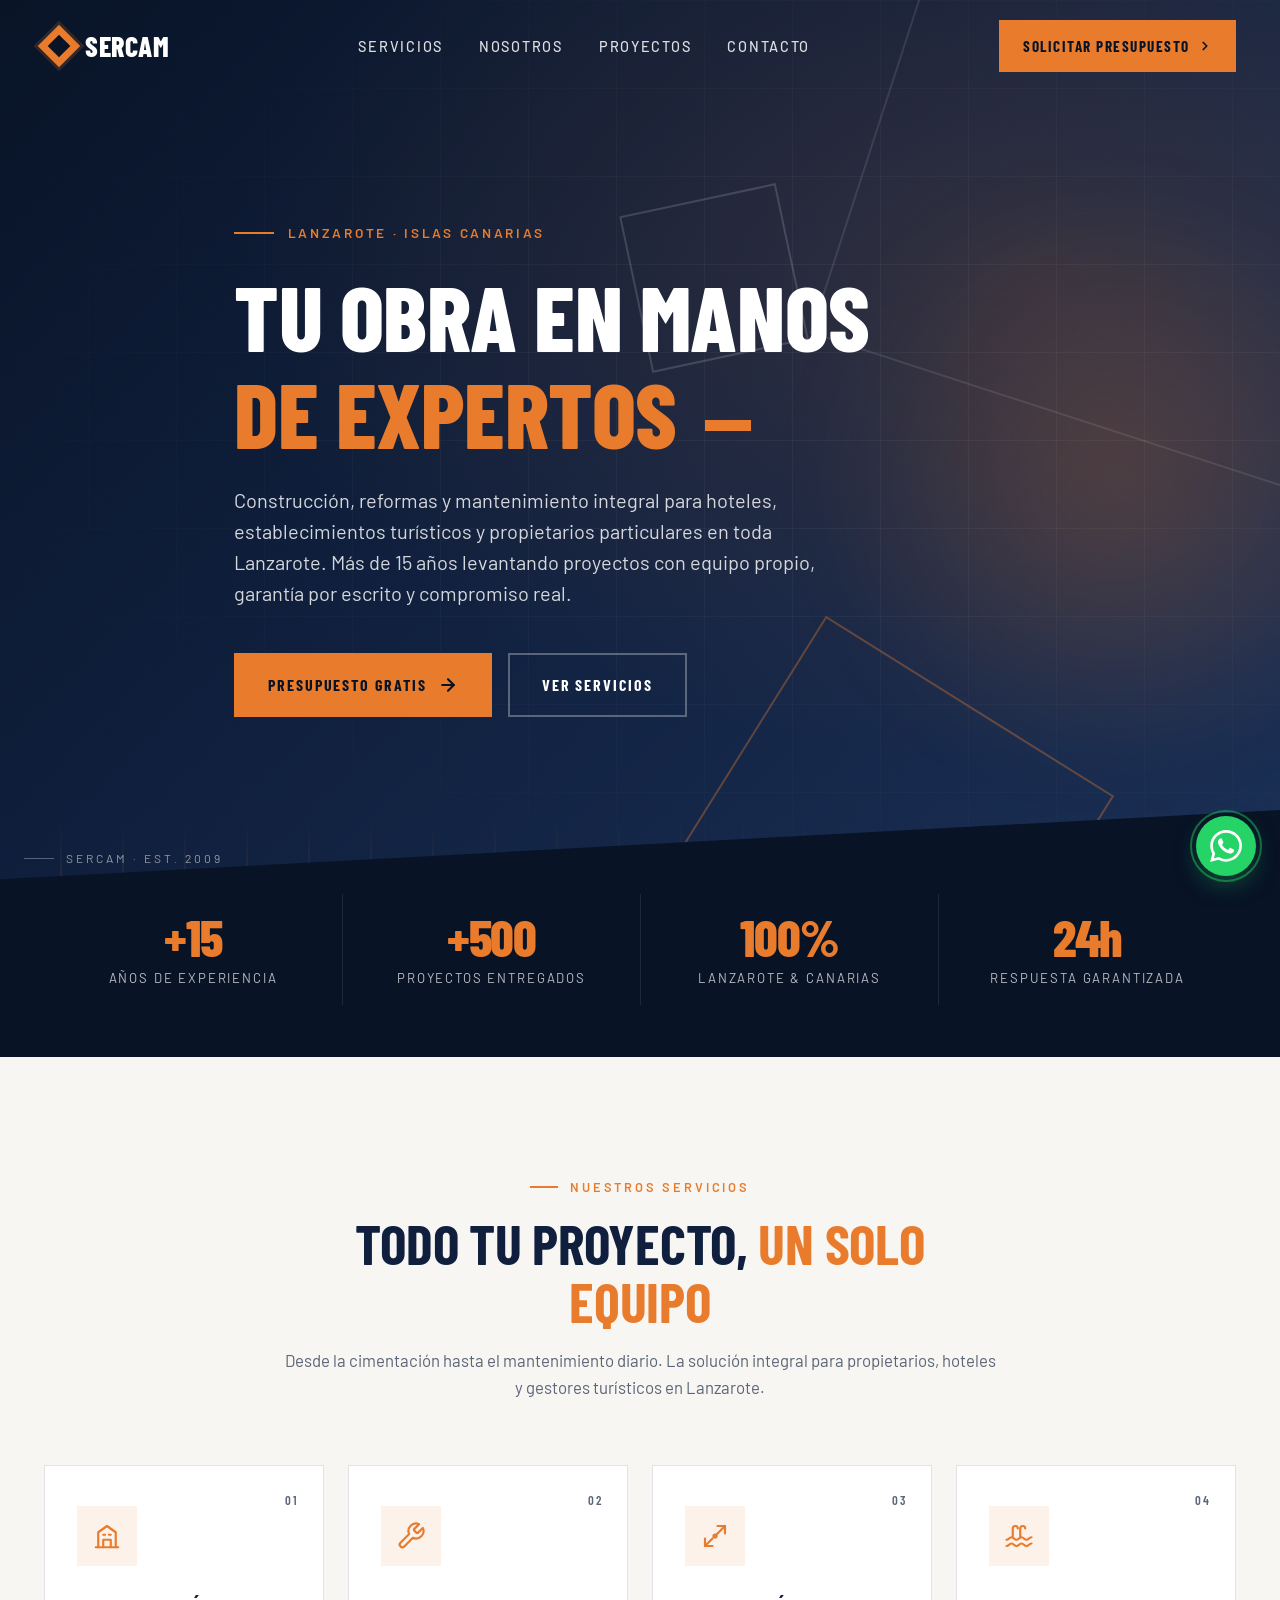
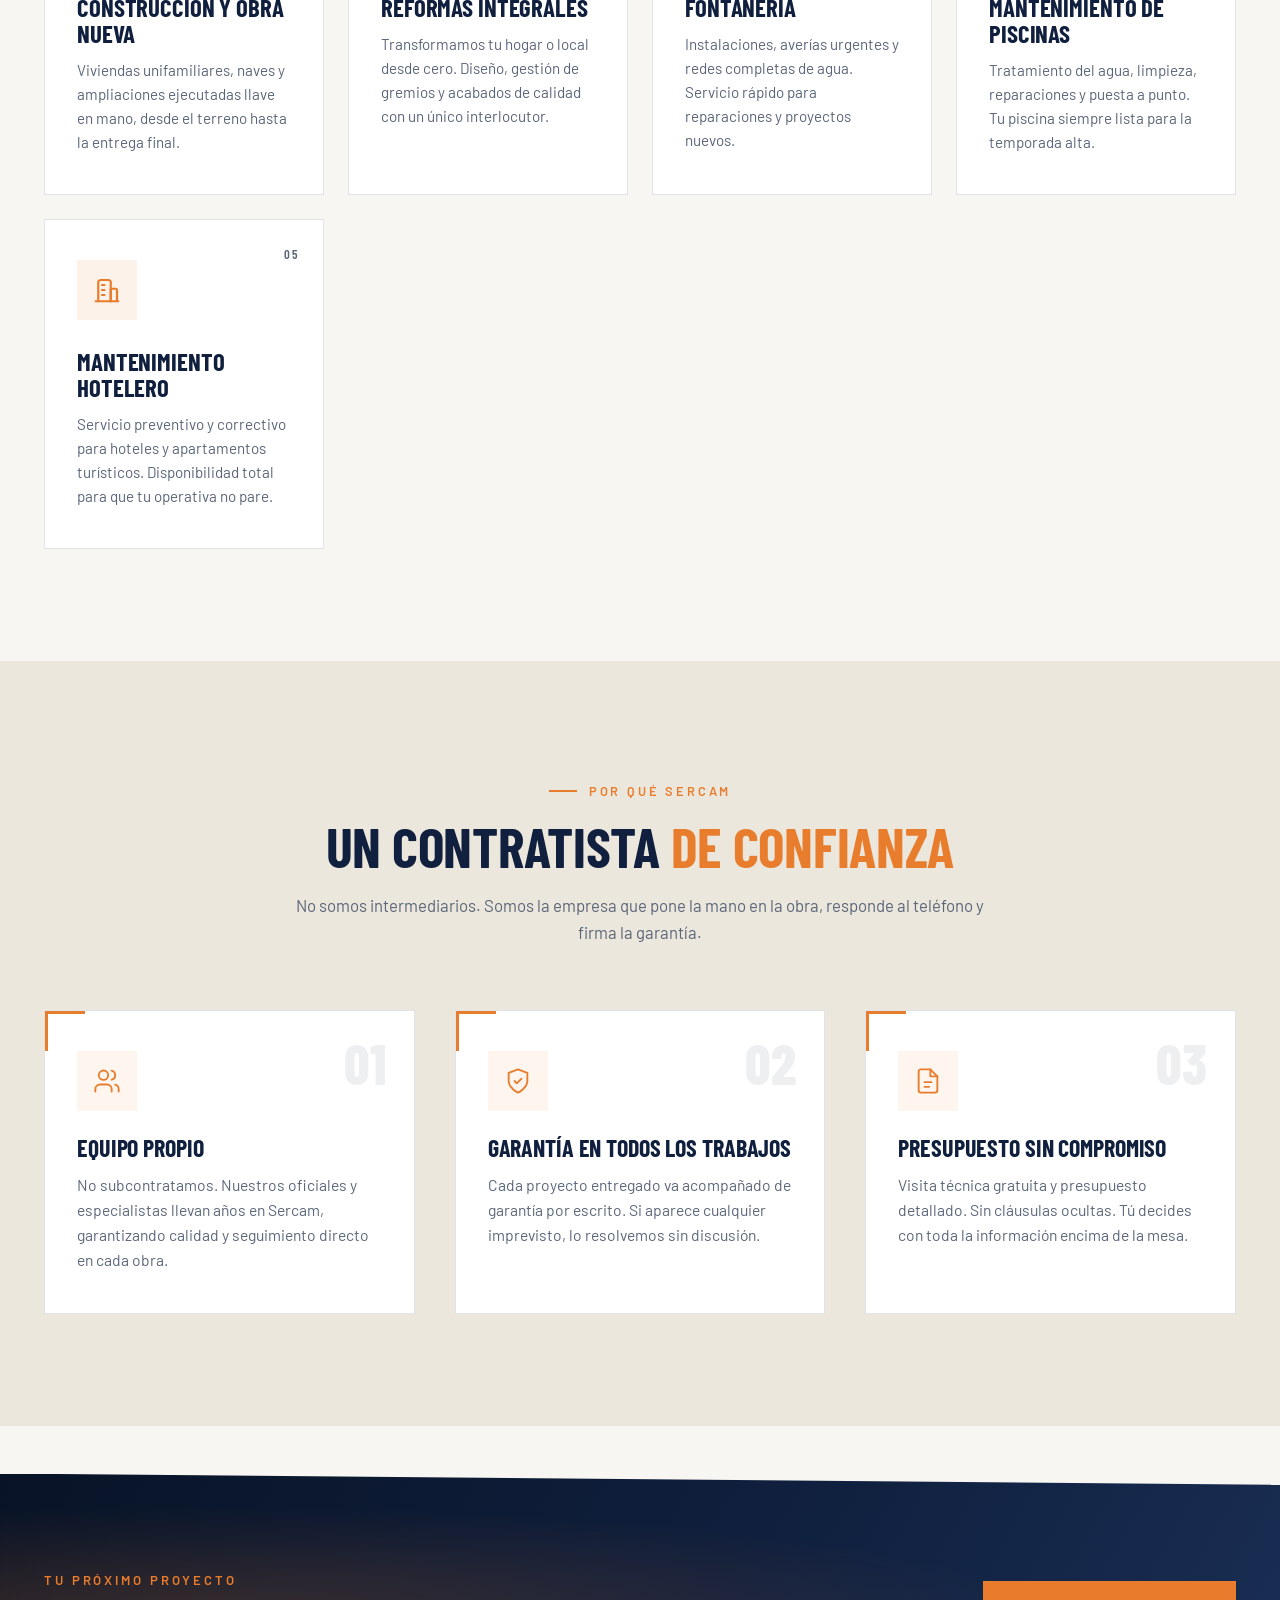
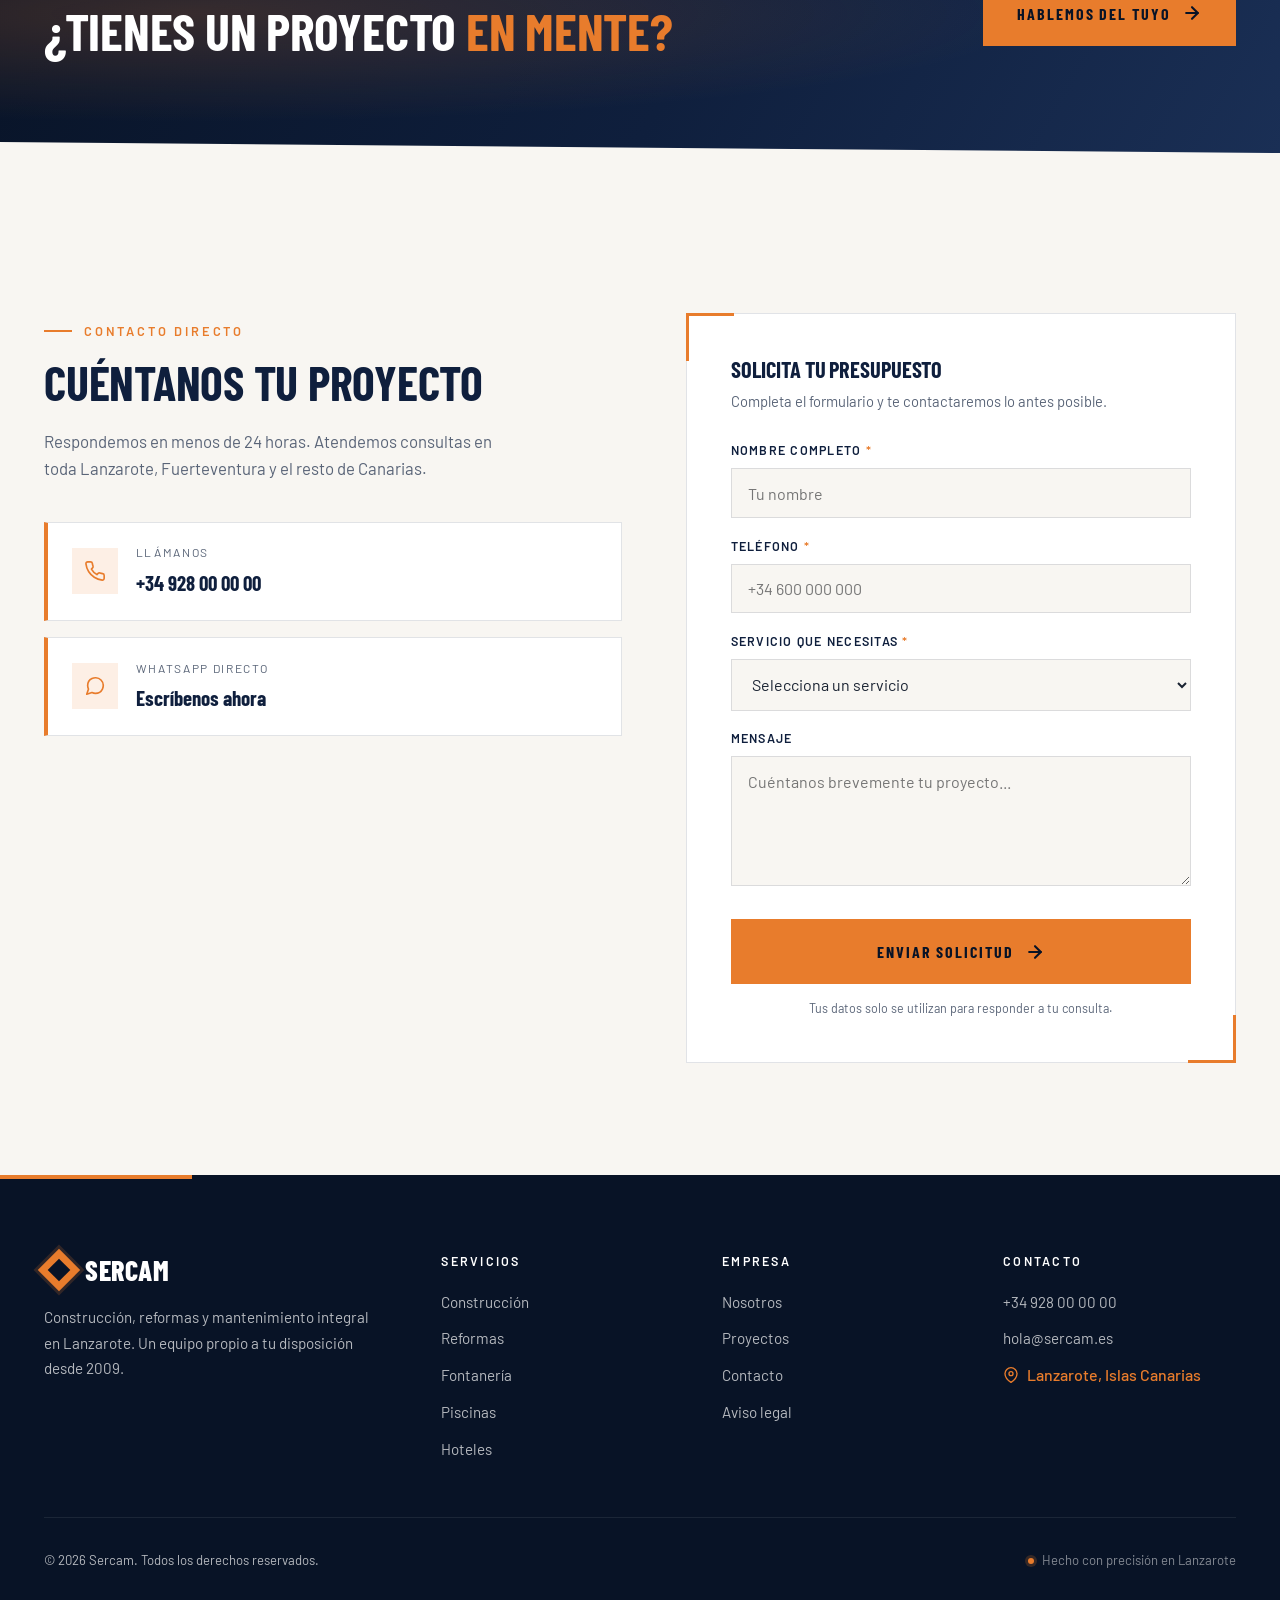
<file: index.html>
<!doctype html>
<html lang="es">
<head>
<meta charset="utf-8">
<meta name="viewport" content="width=device-width,initial-scale=1">
<title>Sercam — Construcción y Mantenimiento en Lanzarote</title>
<meta name="description" content="Sercam. Construcción, reformas, fontanería y mantenimiento de piscinas y hoteles en Lanzarote. Más de 15 años, equipo propio y garantía en todos los trabajos.">
<link rel="preconnect" href="https://fonts.googleapis.com">
<link rel="preconnect" href="https://fonts.gstatic.com" crossorigin>
<link href="https://fonts.googleapis.com/css2?family=Barlow+Condensed:wght@500;600;700;800&family=Barlow:wght@400;500;600&display=swap" rel="stylesheet">
<link rel="stylesheet" href="styles.css">
<script src="script.js" defer></script>
</head>
<body>

<!-- ========= NAV ========= -->
<nav class="nav" id="nav" aria-label="Navegación principal">
  <div class="container nav-inner">
    <a href="#top" class="logo" aria-label="Sercam - Inicio">
      <span class="logo-mark" aria-hidden="true"></span>
      <span class="wordmark">Sercam</span>
    </a>
    <ul class="nav-links" id="navLinks">
      <li><a href="#servicios">Servicios</a></li>
      <li><a href="#nosotros">Nosotros</a></li>
      <li><a href="#proyectos">Proyectos</a></li>
      <li><a href="#contacto">Contacto</a></li>
    </ul>
    <a href="#contacto" class="nav-cta">
      Solicitar Presupuesto
      <svg width="14" height="14" viewBox="0 0 24 24" fill="none" stroke="currentColor" stroke-width="3" stroke-linecap="round" stroke-linejoin="round" aria-hidden="true"><polyline points="9 18 15 12 9 6"/></svg>
    </a>
    <button class="nav-toggle" id="navToggle" aria-label="Abrir menú" aria-expanded="false" aria-controls="navLinks">
      <svg width="26" height="26" viewBox="0 0 24 24" fill="none" stroke="currentColor" stroke-width="2.2" stroke-linecap="round"><line x1="3" y1="7" x2="21" y2="7"/><line x1="3" y1="12" x2="21" y2="12"/><line x1="3" y1="17" x2="21" y2="17"/></svg>
    </button>
  </div>
</nav>

<!-- ========= HERO ========= -->
<header class="hero grain" id="top">
  <div class="hero-grid" aria-hidden="true"></div>
  <div class="hero-shapes" aria-hidden="true">
    <div class="hero-shape a"></div>
    <div class="hero-shape b"></div>
    <div class="hero-shape c"></div>
  </div>
  <div class="hero-blob" aria-hidden="true"></div>
  <div class="hero-bars" aria-hidden="true"></div>

  <div class="container hero-content">
    <span class="hero-eyebrow">Lanzarote · Islas Canarias</span>
    <h1>
      Tu obra en manos
      <span class="line2">de expertos</span>
    </h1>
    <p>
      Construcción, reformas y mantenimiento integral para hoteles, establecimientos turísticos
      y propietarios particulares en toda Lanzarote. Más de 15 años levantando proyectos con
      equipo propio, garantía por escrito y compromiso real.
    </p>
    <div class="hero-ctas">
      <a href="#contacto" class="btn btn-primary">
        Presupuesto gratis
        <svg class="arrow" width="20" height="20" viewBox="0 0 24 24" fill="none" stroke="currentColor" stroke-width="2.5" stroke-linecap="round" stroke-linejoin="round" aria-hidden="true">
          <line x1="5" y1="12" x2="19" y2="12"/><polyline points="12 5 19 12 12 19"/>
        </svg>
      </a>
      <a href="#servicios" class="btn btn-outline">Ver servicios</a>
    </div>
  </div>

  <div class="hero-meta" aria-hidden="true">Sercam · Est. 2009</div>
</header>

<!-- ========= TRUST BAR ========= -->
<section class="trust" aria-label="Datos destacados">
  <div class="container">
    <div class="trust-grid">
      <div class="trust-item">
        <div class="trust-num">+15</div>
        <div class="trust-label">Años de experiencia</div>
      </div>
      <div class="trust-item">
        <div class="trust-num">+500</div>
        <div class="trust-label">Proyectos entregados</div>
      </div>
      <div class="trust-item">
        <div class="trust-num">100%</div>
        <div class="trust-label">Lanzarote &amp; Canarias</div>
      </div>
      <div class="trust-item">
        <div class="trust-num">24h</div>
        <div class="trust-label">Respuesta garantizada</div>
      </div>
    </div>
  </div>
</section>

<!-- ========= SERVICES ========= -->
<section class="section services" id="servicios">
  <div class="container">
    <div class="section-head reveal">
      <span class="section-eyebrow">Nuestros Servicios</span>
      <h2>Todo tu proyecto, <em>un solo equipo</em></h2>
      <p>Desde la cimentación hasta el mantenimiento diario. La solución integral para propietarios, hoteles y gestores turísticos en Lanzarote.</p>
    </div>

    <div class="services-grid">
      <article class="service-card reveal">
        <span class="service-num">01</span>
        <div class="service-icon">
          <svg viewBox="0 0 24 24" fill="none" stroke="currentColor" stroke-linecap="round" stroke-linejoin="round" aria-hidden="true">
            <path d="M3 21h18"/>
            <path d="M5 21V9l7-5 7 5v12"/>
            <path d="M9 21v-6h6v6"/>
            <path d="M9 11h1.5M13.5 11H15"/>
          </svg>
        </div>
        <h3>Construcción y obra nueva</h3>
        <p>Viviendas unifamiliares, naves y ampliaciones ejecutadas llave en mano, desde el terreno hasta la entrega final.</p>
      </article>

      <article class="service-card reveal">
        <span class="service-num">02</span>
        <div class="service-icon">
          <svg viewBox="0 0 24 24" fill="none" stroke="currentColor" stroke-linecap="round" stroke-linejoin="round" aria-hidden="true">
            <path d="M14.7 6.3a1 1 0 0 0 0 1.4l1.6 1.6a1 1 0 0 0 1.4 0l3.77-3.77a6 6 0 0 1-7.94 7.94l-6.91 6.91a2.12 2.12 0 0 1-3-3l6.91-6.91a6 6 0 0 1 7.94-7.94l-3.76 3.77z"/>
          </svg>
        </div>
        <h3>Reformas integrales</h3>
        <p>Transformamos tu hogar o local desde cero. Diseño, gestión de gremios y acabados de calidad con un único interlocutor.</p>
      </article>

      <article class="service-card reveal">
        <span class="service-num">03</span>
        <div class="service-icon">
          <svg viewBox="0 0 24 24" fill="none" stroke="currentColor" stroke-linecap="round" stroke-linejoin="round" aria-hidden="true">
            <path d="M14 4h6v6"/>
            <path d="M20 4l-8 8"/>
            <path d="M10 14l-6 6"/>
            <path d="M4 14v6h6"/>
            <circle cx="12" cy="12" r="1.2"/>
          </svg>
        </div>
        <h3>Fontanería</h3>
        <p>Instalaciones, averías urgentes y redes completas de agua. Servicio rápido para reparaciones y proyectos nuevos.</p>
      </article>

      <article class="service-card reveal">
        <span class="service-num">04</span>
        <div class="service-icon">
          <svg viewBox="0 0 24 24" fill="none" stroke="currentColor" stroke-linecap="round" stroke-linejoin="round" aria-hidden="true">
            <path d="M2 20c2 0 2-2 4-2s2 2 4 2 2-2 4-2 2 2 4 2 2-2 4-2"/>
            <path d="M2 15c2 0 2-2 4-2s2 2 4 2 2-2 4-2 2 2 4 2 2-2 4-2"/>
            <path d="M7 13V6a2 2 0 0 1 4 0"/>
            <path d="M13 13V6a2 2 0 0 1 4 0"/>
          </svg>
        </div>
        <h3>Mantenimiento de piscinas</h3>
        <p>Tratamiento del agua, limpieza, reparaciones y puesta a punto. Tu piscina siempre lista para la temporada alta.</p>
      </article>

      <article class="service-card reveal">
        <span class="service-num">05</span>
        <div class="service-icon">
          <svg viewBox="0 0 24 24" fill="none" stroke="currentColor" stroke-linecap="round" stroke-linejoin="round" aria-hidden="true">
            <path d="M3 21h18"/>
            <path d="M5 21V6a2 2 0 0 1 2-2h6a2 2 0 0 1 2 2v15"/>
            <path d="M15 21V11h4a1 1 0 0 1 1 1v9"/>
            <path d="M8 8h2M8 12h2M8 16h2"/>
          </svg>
        </div>
        <h3>Mantenimiento hotelero</h3>
        <p>Servicio preventivo y correctivo para hoteles y apartamentos turísticos. Disponibilidad total para que tu operativa no pare.</p>
      </article>
    </div>
  </div>
</section>

<!-- ========= WHY ========= -->
<section class="section why grain" id="nosotros">
  <div class="container">
    <div class="section-head reveal">
      <span class="section-eyebrow">Por qué Sercam</span>
      <h2>Un contratista <em>de confianza</em></h2>
      <p>No somos intermediarios. Somos la empresa que pone la mano en la obra, responde al teléfono y firma la garantía.</p>
    </div>

    <div class="why-grid">
      <div class="why-item reveal">
        <span class="why-num">01</span>
        <div class="why-icon">
          <svg viewBox="0 0 24 24" fill="none" stroke="currentColor" stroke-linecap="round" stroke-linejoin="round" aria-hidden="true">
            <path d="M16 21v-2a4 4 0 0 0-4-4H6a4 4 0 0 0-4 4v2"/>
            <circle cx="9" cy="7" r="4"/>
            <path d="M22 21v-2a4 4 0 0 0-3-3.87"/>
            <path d="M16 3.13a4 4 0 0 1 0 7.75"/>
          </svg>
        </div>
        <h3>Equipo propio</h3>
        <p>No subcontratamos. Nuestros oficiales y especialistas llevan años en Sercam, garantizando calidad y seguimiento directo en cada obra.</p>
      </div>

      <div class="why-item reveal">
        <span class="why-num">02</span>
        <div class="why-icon">
          <svg viewBox="0 0 24 24" fill="none" stroke="currentColor" stroke-linecap="round" stroke-linejoin="round" aria-hidden="true">
            <path d="M12 22s8-4 8-10V5l-8-3-8 3v7c0 6 8 10 8 10z"/>
            <polyline points="9 12 11 14 15 10"/>
          </svg>
        </div>
        <h3>Garantía en todos los trabajos</h3>
        <p>Cada proyecto entregado va acompañado de garantía por escrito. Si aparece cualquier imprevisto, lo resolvemos sin discusión.</p>
      </div>

      <div class="why-item reveal">
        <span class="why-num">03</span>
        <div class="why-icon">
          <svg viewBox="0 0 24 24" fill="none" stroke="currentColor" stroke-linecap="round" stroke-linejoin="round" aria-hidden="true">
            <path d="M14 2H6a2 2 0 0 0-2 2v16a2 2 0 0 0 2 2h12a2 2 0 0 0 2-2V8z"/>
            <polyline points="14 2 14 8 20 8"/>
            <line x1="9" y1="13" x2="15" y2="13"/>
            <line x1="9" y1="17" x2="13" y2="17"/>
          </svg>
        </div>
        <h3>Presupuesto sin compromiso</h3>
        <p>Visita técnica gratuita y presupuesto detallado. Sin cláusulas ocultas. Tú decides con toda la información encima de la mesa.</p>
      </div>
    </div>
  </div>
</section>

<!-- ========= CTA BAND ========= -->
<section class="cta-band grain">
  <div class="container cta-band-inner">
    <div class="reveal">
      <span class="eyebrow">Tu próximo proyecto</span>
      <h2>¿Tienes un proyecto <span>en mente?</span></h2>
    </div>
    <a href="#contacto" class="btn btn-primary reveal">
      Hablemos del tuyo
      <svg class="arrow" width="20" height="20" viewBox="0 0 24 24" fill="none" stroke="currentColor" stroke-width="2.5" stroke-linecap="round" stroke-linejoin="round" aria-hidden="true">
        <line x1="5" y1="12" x2="19" y2="12"/><polyline points="12 5 19 12 12 19"/>
      </svg>
    </a>
  </div>
</section>

<!-- ========= CONTACT ========= -->
<section class="section contact" id="contacto">
  <div class="container contact-grid">
    <div class="contact-info reveal">
      <span class="section-eyebrow">Contacto directo</span>
      <h2>Cuéntanos tu proyecto</h2>
      <p>Respondemos en menos de 24 horas. Atendemos consultas en toda Lanzarote, Fuerteventura y el resto de Canarias.</p>

      <div class="contact-links">
        <a href="tel:+34928000000" class="contact-link" aria-label="Llamar al +34 928 00 00 00">
          <span class="contact-link-icon" aria-hidden="true">
            <svg width="22" height="22" viewBox="0 0 24 24" fill="none" stroke="currentColor" stroke-width="1.8" stroke-linecap="round" stroke-linejoin="round">
              <path d="M22 16.92v3a2 2 0 0 1-2.18 2 19.79 19.79 0 0 1-8.63-3.07 19.5 19.5 0 0 1-6-6 19.79 19.79 0 0 1-3.07-8.67A2 2 0 0 1 4.11 2h3a2 2 0 0 1 2 1.72 12.84 12.84 0 0 0 .7 2.81 2 2 0 0 1-.45 2.11L8.09 9.91a16 16 0 0 0 6 6l1.27-1.27a2 2 0 0 1 2.11-.45 12.84 12.84 0 0 0 2.81.7A2 2 0 0 1 22 16.92z"/>
            </svg>
          </span>
          <span>
            <span class="contact-link-label">Llámanos</span>
            <span class="contact-link-value">+34 928 00 00 00</span>
          </span>
        </a>

        <a href="https://wa.me/34600000000" class="contact-link" aria-label="Escribir por WhatsApp">
          <span class="contact-link-icon" aria-hidden="true">
            <svg width="22" height="22" viewBox="0 0 24 24" fill="none" stroke="currentColor" stroke-width="1.8" stroke-linecap="round" stroke-linejoin="round">
              <path d="M21 11.5a8.38 8.38 0 0 1-.9 3.8 8.5 8.5 0 0 1-7.6 4.7 8.38 8.38 0 0 1-3.8-.9L3 21l1.9-5.7a8.38 8.38 0 0 1-.9-3.8 8.5 8.5 0 0 1 4.7-7.6 8.38 8.38 0 0 1 3.8-.9h.5a8.48 8.48 0 0 1 8 8v.5z"/>
            </svg>
          </span>
          <span>
            <span class="contact-link-label">WhatsApp directo</span>
            <span class="contact-link-value">Escríbenos ahora</span>
          </span>
        </a>
      </div>
    </div>

    <form class="contact-form reveal" id="contactForm" novalidate>
      <h3 class="form-title">Solicita tu presupuesto</h3>
      <p class="form-sub">Completa el formulario y te contactaremos lo antes posible.</p>

      <div class="form-row">
        <label for="name">Nombre completo <span class="req">*</span></label>
        <input type="text" id="name" name="name" placeholder="Tu nombre" autocomplete="name" required>
      </div>
      <div class="form-row">
        <label for="phone">Teléfono <span class="req">*</span></label>
        <input type="tel" id="phone" name="phone" placeholder="+34 600 000 000" autocomplete="tel" required>
      </div>
      <div class="form-row">
        <label for="service">Servicio que necesitas <span class="req">*</span></label>
        <select id="service" name="service" required>
          <option value="">Selecciona un servicio</option>
          <option>Construcción y obra nueva</option>
          <option>Reformas integrales</option>
          <option>Fontanería</option>
          <option>Mantenimiento de piscinas</option>
          <option>Mantenimiento hotelero</option>
          <option>Otro</option>
        </select>
      </div>
      <div class="form-row">
        <label for="message">Mensaje</label>
        <textarea id="message" name="message" placeholder="Cuéntanos brevemente tu proyecto..."></textarea>
      </div>
      <button type="submit" class="btn btn-primary form-submit">
        Enviar solicitud
        <svg class="arrow" width="20" height="20" viewBox="0 0 24 24" fill="none" stroke="currentColor" stroke-width="2.5" stroke-linecap="round" stroke-linejoin="round" aria-hidden="true">
          <line x1="5" y1="12" x2="19" y2="12"/><polyline points="12 5 19 12 12 19"/>
        </svg>
      </button>
      <small class="form-note">Tus datos solo se utilizan para responder a tu consulta.</small>
    </form>
  </div>
</section>

<!-- ========= FOOTER ========= -->
<footer class="footer">
  <div class="container">
    <div class="footer-grid">
      <div>
        <a href="#top" class="logo">
          <span class="logo-mark" aria-hidden="true"></span>
          <span class="wordmark">Sercam</span>
        </a>
        <p class="footer-about">
          Construcción, reformas y mantenimiento integral en Lanzarote. Un equipo propio a tu disposición desde 2009.
        </p>
      </div>
      <div class="footer-col">
        <h4>Servicios</h4>
        <ul>
          <li><a href="#servicios">Construcción</a></li>
          <li><a href="#servicios">Reformas</a></li>
          <li><a href="#servicios">Fontanería</a></li>
          <li><a href="#servicios">Piscinas</a></li>
          <li><a href="#servicios">Hoteles</a></li>
        </ul>
      </div>
      <div class="footer-col">
        <h4>Empresa</h4>
        <ul>
          <li><a href="#nosotros">Nosotros</a></li>
          <li><a href="#proyectos">Proyectos</a></li>
          <li><a href="#contacto">Contacto</a></li>
          <li><a href="#">Aviso legal</a></li>
        </ul>
      </div>
      <div class="footer-col">
        <h4>Contacto</h4>
        <ul>
          <li><a href="tel:+34928000000">+34 928 00 00 00</a></li>
          <li><a href="mailto:hola@sercam.es">hola@sercam.es</a></li>
          <li><span class="footer-location">
            <svg width="16" height="16" viewBox="0 0 24 24" fill="none" stroke="currentColor" stroke-width="2" stroke-linecap="round" stroke-linejoin="round" aria-hidden="true">
              <path d="M21 10c0 7-9 13-9 13s-9-6-9-13a9 9 0 0 1 18 0z"/>
              <circle cx="12" cy="10" r="3"/>
            </svg>
            Lanzarote, Islas Canarias
          </span></li>
        </ul>
      </div>
    </div>
    <div class="footer-bottom">
      <div>© 2026 Sercam. Todos los derechos reservados.</div>
      <div class="pill">Hecho con precisión en Lanzarote</div>
    </div>
  </div>
</footer>

<!-- ========= WHATSAPP FLOAT ========= -->
<a href="https://wa.me/34600000000" class="wa-float" target="_blank" rel="noopener" aria-label="Contactar por WhatsApp">
  <svg viewBox="0 0 24 24" fill="currentColor" xmlns="http://www.w3.org/2000/svg" aria-hidden="true">
    <path d="M17.472 14.382c-.297-.149-1.758-.867-2.03-.967-.273-.099-.471-.148-.67.15-.197.297-.767.966-.94 1.164-.173.199-.347.223-.644.075-.297-.15-1.255-.463-2.39-1.475-.883-.788-1.48-1.761-1.653-2.059-.173-.297-.018-.458.13-.606.134-.133.298-.347.446-.52.149-.174.198-.298.298-.497.099-.198.05-.371-.025-.52-.075-.149-.669-1.612-.916-2.207-.242-.579-.487-.5-.669-.51-.173-.008-.371-.01-.57-.01-.198 0-.52.074-.792.372-.272.297-1.04 1.016-1.04 2.479 0 1.462 1.065 2.875 1.213 3.074.149.198 2.096 3.2 5.077 4.487.709.306 1.262.489 1.694.625.712.227 1.36.195 1.871.118.571-.085 1.758-.719 2.006-1.413.248-.694.248-1.289.173-1.413-.074-.124-.272-.198-.57-.347m-5.421 7.403h-.004a9.87 9.87 0 0 1-5.031-1.378l-.361-.214-3.741.982.998-3.648-.235-.374a9.86 9.86 0 0 1-1.51-5.26c.001-5.45 4.436-9.884 9.888-9.884 2.64 0 5.122 1.03 6.988 2.898a9.825 9.825 0 0 1 2.893 6.994c-.003 5.45-4.437 9.884-9.885 9.884m8.413-18.297A11.815 11.815 0 0 0 12.05 0C5.495 0 .16 5.335.157 11.892c0 2.096.547 4.142 1.588 5.945L.057 24l6.305-1.654a11.882 11.882 0 0 0 5.683 1.448h.005c6.554 0 11.89-5.335 11.893-11.893A11.821 11.821 0 0 0 20.885 3.687"/>
  </svg>
</a>

</body>
</html>
</file>
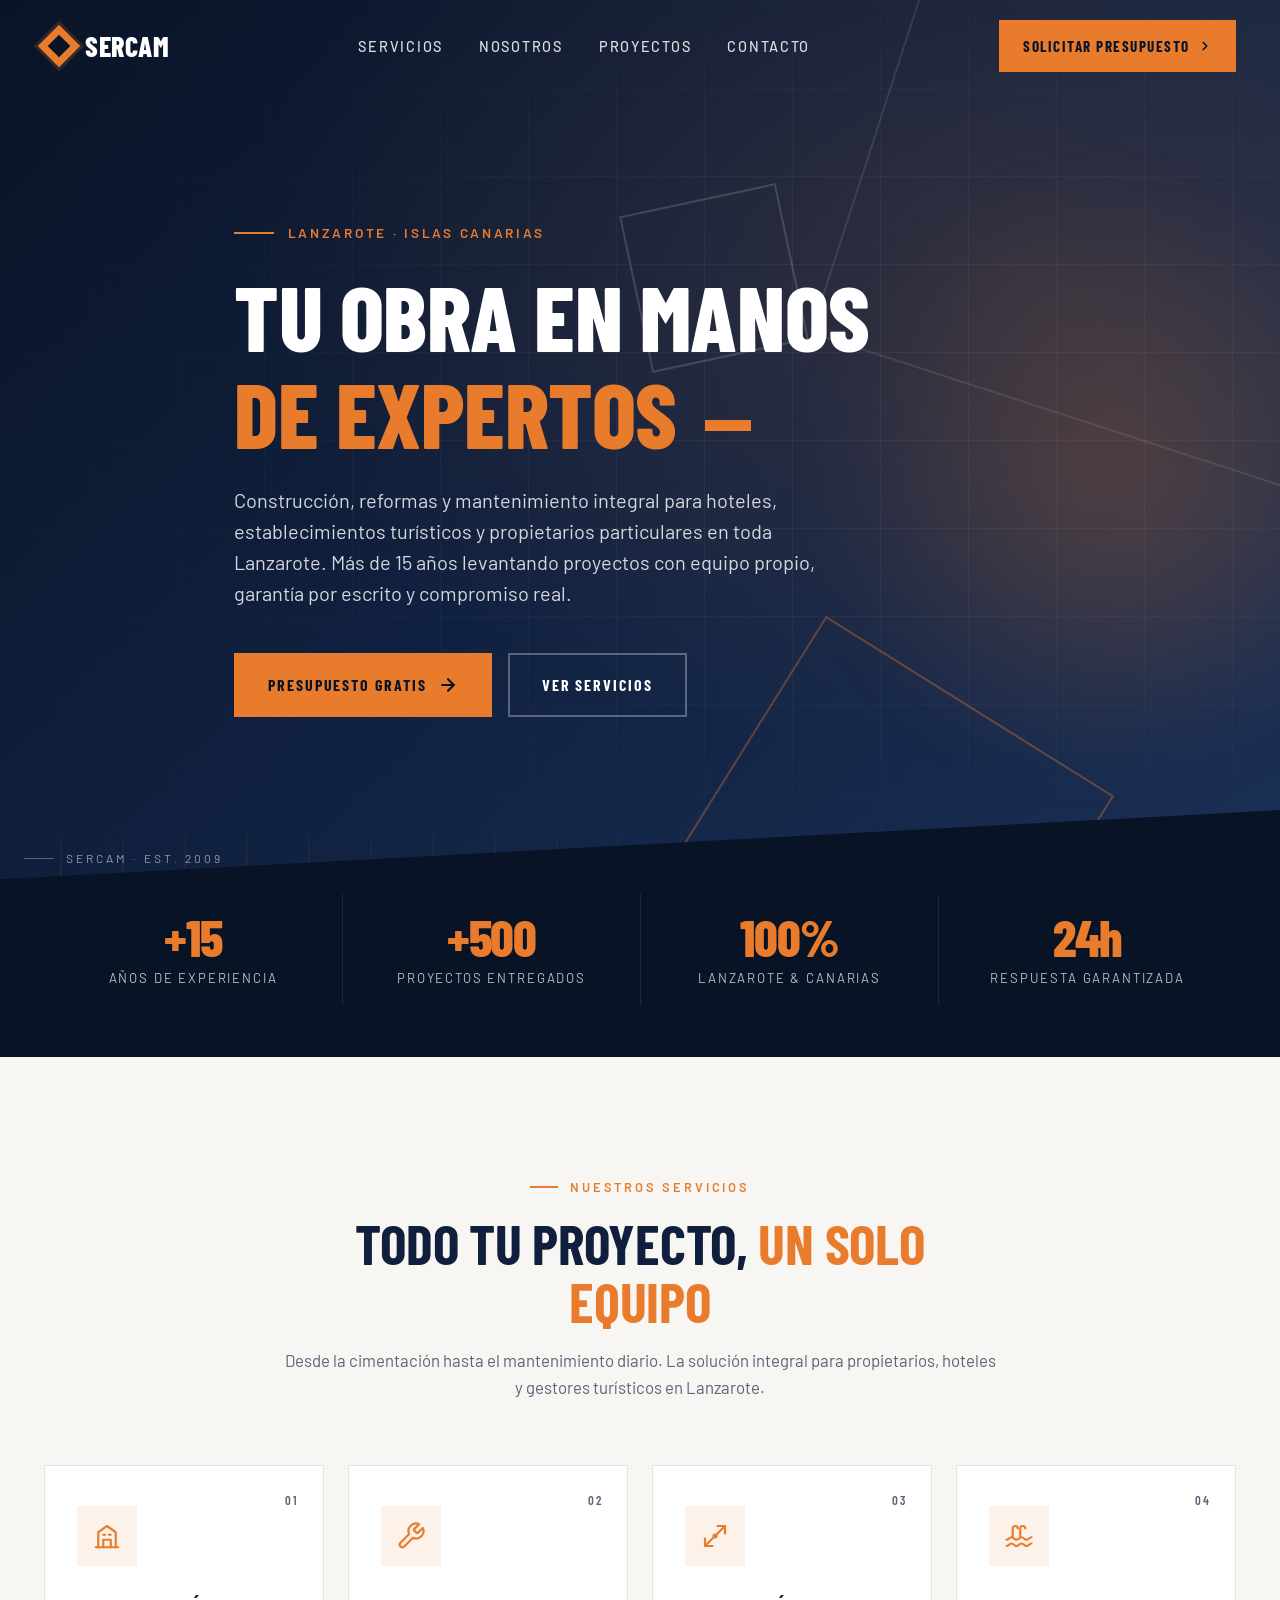
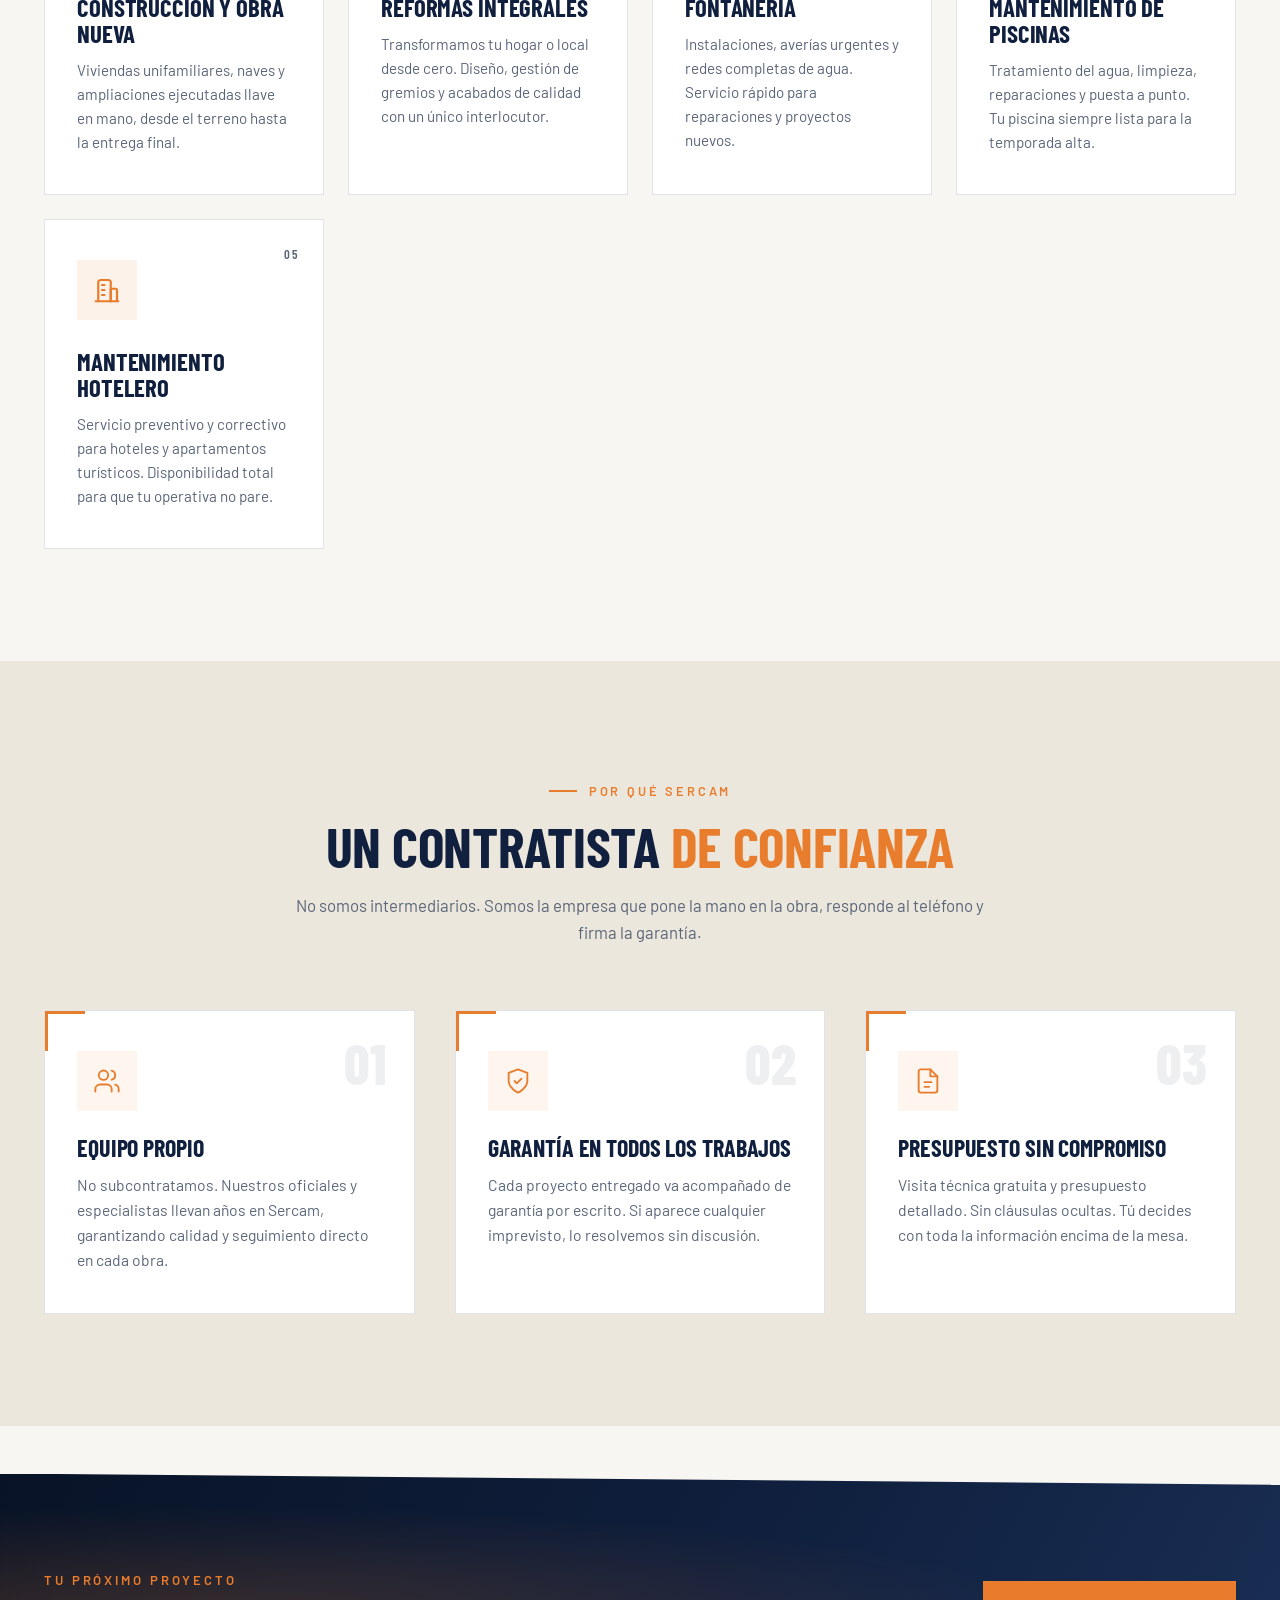
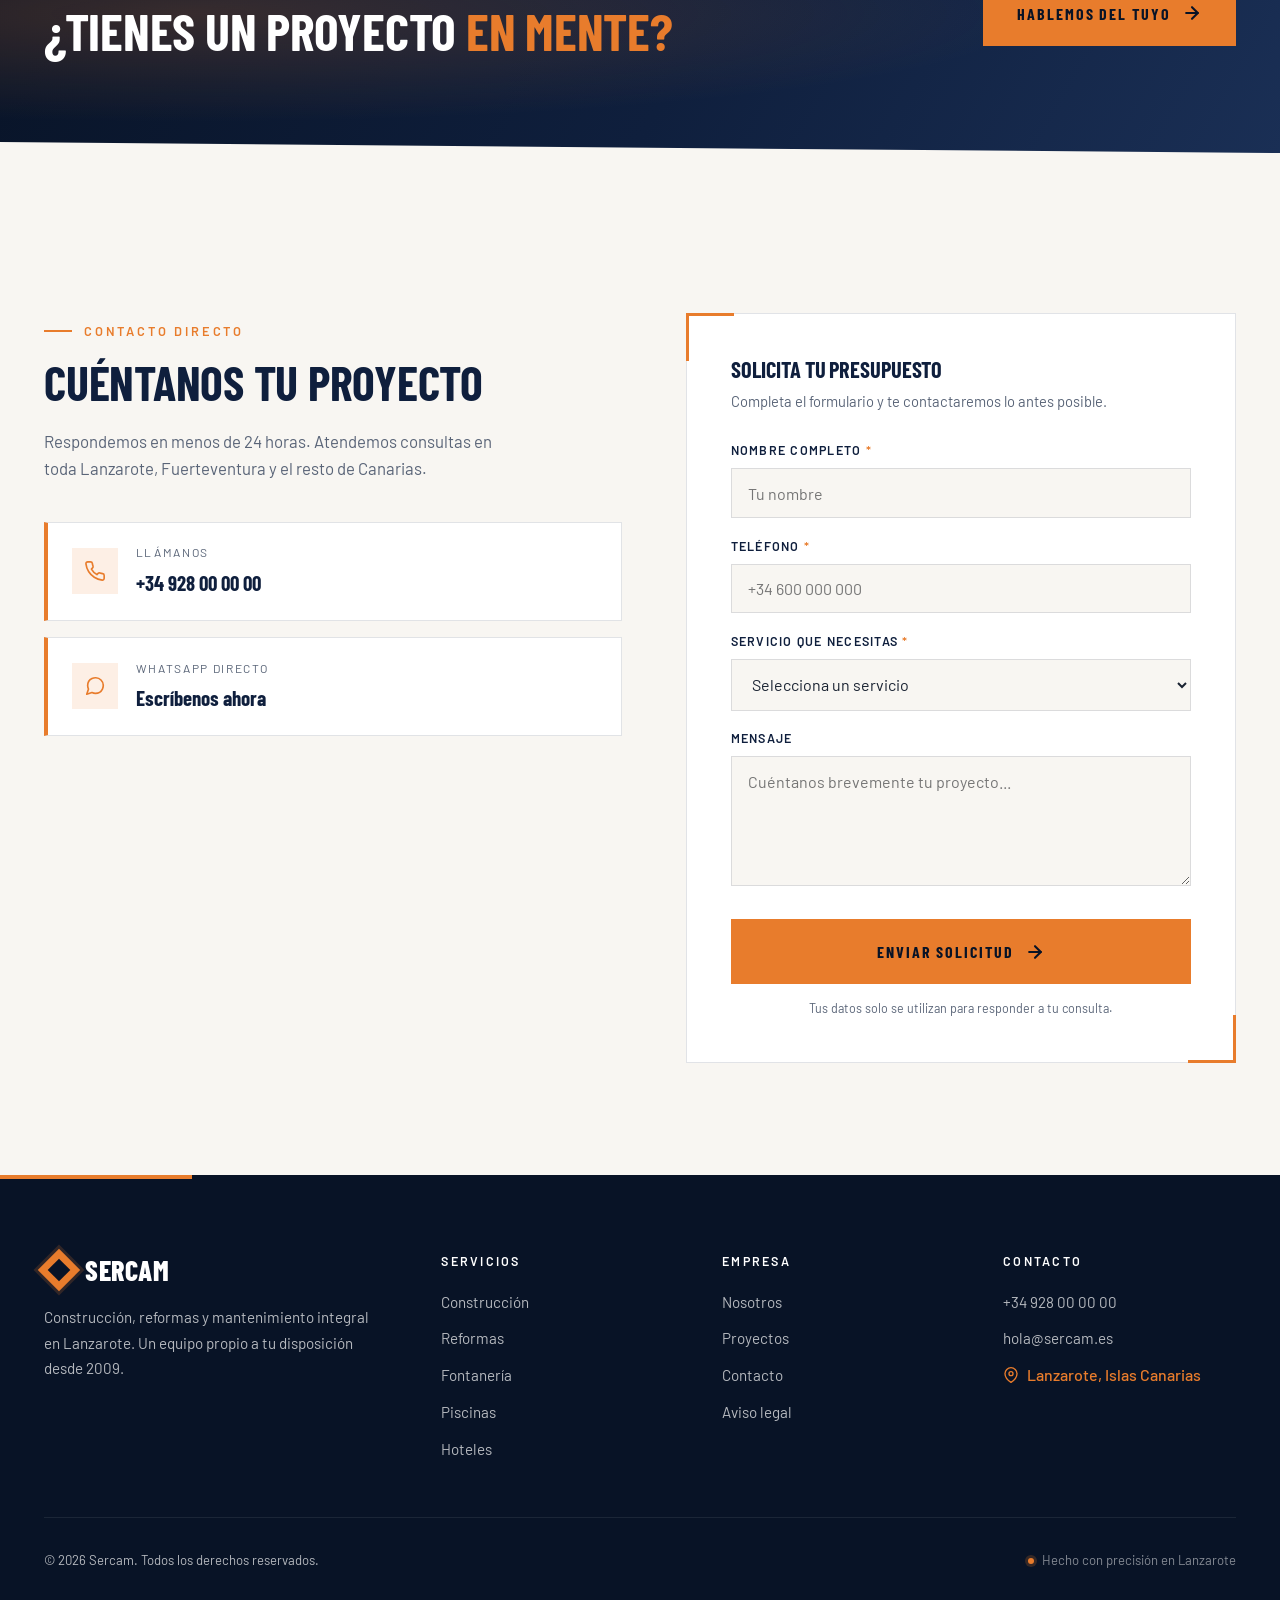
<file: sercam-landing.html>
<!doctype html>
<html lang="es">
<head>
<meta charset="utf-8">
<meta name="viewport" content="width=device-width,initial-scale=1">
<title>Sercam — Construcción y Mantenimiento en Lanzarote</title>
<meta name="description" content="Sercam. Construcción, reformas, fontanería y mantenimiento de piscinas y hoteles en Lanzarote. Más de 15 años, equipo propio y garantía en todos los trabajos.">
<link rel="preconnect" href="https://fonts.googleapis.com">
<link rel="preconnect" href="https://fonts.gstatic.com" crossorigin>
<link href="https://fonts.googleapis.com/css2?family=Barlow+Condensed:wght@500;600;700;800&family=Barlow:wght@400;500;600&display=swap" rel="stylesheet">
<style>
:root{
  --navy:#0f1f3d;
  --navy-deep:#081326;
  --navy-soft:#1a2f55;
  --amber:#e87c2c;
  --amber-hi:#f29344;
  --amber-lo:#c4641a;
  --off:#f8f6f2;
  --off-2:#ece7dc;
  --ink:#1a2332;
  --mute:#5a6578;
  --line:rgba(15,31,61,.12);
  --ease:cubic-bezier(.2,.7,.2,1);
}
*,*::before,*::after{box-sizing:border-box;margin:0;padding:0}
html{scroll-behavior:smooth;-webkit-text-size-adjust:100%}
@media (prefers-reduced-motion:reduce){
  html{scroll-behavior:auto}
  *,*::before,*::after{animation-duration:.01ms!important;transition-duration:.01ms!important}
}
body{
  font-family:'Barlow',system-ui,sans-serif;
  font-size:16px;line-height:1.6;color:var(--ink);
  background:var(--off);
  -webkit-font-smoothing:antialiased;
  overflow-x:hidden;
}
h1,h2,h3,h4{font-family:'Barlow Condensed',sans-serif;font-weight:700;line-height:1.05;letter-spacing:-.005em}
a{color:inherit;text-decoration:none}
img,svg{display:block;max-width:100%}
button{font:inherit;cursor:pointer;border:none;background:none;color:inherit}
:focus-visible{outline:2px solid var(--amber);outline-offset:3px}

.container{width:100%;max-width:1240px;margin:0 auto;padding:0 1.5rem}

/* subtle grain */
.grain{position:relative;isolation:isolate}
.grain::after{
  content:"";position:absolute;inset:0;pointer-events:none;z-index:1;
  opacity:.035;mix-blend-mode:overlay;
  background-image:url("data:image/svg+xml;utf8,<svg xmlns='http://www.w3.org/2000/svg' width='200' height='200'><filter id='n'><feTurbulence type='fractalNoise' baseFrequency='.9' numOctaves='2'/></filter><rect width='100%25' height='100%25' filter='url(%23n)'/></svg>");
}

/* ---------- NAV ---------- */
.nav{
  position:fixed;top:0;left:0;right:0;z-index:100;
  padding:1.25rem 0;
  transition:background 300ms var(--ease),padding 300ms var(--ease),backdrop-filter 300ms var(--ease),border-color 300ms var(--ease);
  border-bottom:1px solid transparent;
}
.nav.scrolled{
  background:rgba(8,19,38,.88);
  backdrop-filter:blur(14px) saturate(1.2);
  -webkit-backdrop-filter:blur(14px) saturate(1.2);
  padding:.85rem 0;
  border-bottom-color:rgba(255,255,255,.06);
}
.nav-inner{display:flex;align-items:center;justify-content:space-between;gap:2rem}
.logo{
  display:inline-flex;align-items:center;gap:.7rem;
  font-family:'Barlow Condensed',sans-serif;font-weight:800;font-size:1.75rem;
  color:#fff;text-transform:uppercase;letter-spacing:.02em;
}
.logo-mark{
  width:30px;height:30px;position:relative;flex-shrink:0;
  background:var(--amber);transform:rotate(45deg);
  box-shadow:0 0 0 3px rgba(232,124,44,.18);
}
.logo-mark::after{content:"";position:absolute;inset:7px;background:var(--navy-deep)}
.logo span.wordmark{line-height:1}
.nav-links{display:flex;gap:2.25rem;list-style:none}
.nav-links a{
  color:rgba(255,255,255,.85);font-weight:500;font-size:.9rem;
  text-transform:uppercase;letter-spacing:.12em;
  transition:color 200ms var(--ease);
  position:relative;padding:.3rem 0;
}
.nav-links a::after{
  content:"";position:absolute;left:0;bottom:0;height:2px;width:0;background:var(--amber);
  transition:width 250ms var(--ease);
}
.nav-links a:hover,.nav-links a:focus-visible{color:#fff}
.nav-links a:hover::after,.nav-links a:focus-visible::after{width:100%}
.nav-cta{
  display:inline-flex;align-items:center;gap:.5rem;
  padding:.85rem 1.5rem;background:var(--amber);color:var(--navy-deep);
  font-family:'Barlow Condensed',sans-serif;font-weight:700;font-size:.95rem;
  text-transform:uppercase;letter-spacing:.1em;
  transition:background 220ms var(--ease),transform 220ms var(--ease),box-shadow 220ms var(--ease);
  min-height:44px;
}
.nav-cta:hover{background:var(--amber-hi);transform:translateY(-1px);box-shadow:0 10px 24px -8px rgba(232,124,44,.45)}
.nav-toggle{display:none;color:#fff;padding:.5rem;min-width:44px;min-height:44px}

/* ---------- HERO ---------- */
.hero{
  position:relative;
  min-height:100dvh;
  display:flex;align-items:center;
  padding:8rem 0 6rem;
  background:
    radial-gradient(ellipse at 80% 30%, rgba(232,124,44,.15), transparent 55%),
    linear-gradient(135deg,var(--navy-deep) 0%,var(--navy) 45%,var(--navy-soft) 100%);
  color:#fff;
  overflow:hidden;
  isolation:isolate;
}
.hero-grid{
  position:absolute;inset:0;
  background-image:
    linear-gradient(rgba(255,255,255,.045) 1px,transparent 1px),
    linear-gradient(90deg,rgba(255,255,255,.045) 1px,transparent 1px);
  background-size:88px 88px;
  mask-image:radial-gradient(ellipse at 70% 45%,#000 25%,transparent 78%);
  -webkit-mask-image:radial-gradient(ellipse at 70% 45%,#000 25%,transparent 78%);
}
.hero-shapes{position:absolute;inset:0;overflow:hidden;pointer-events:none}
.hero-shape{position:absolute;border:2px solid rgba(255,255,255,.1)}
.hero-shape.a{width:540px;height:540px;right:-140px;top:-110px;transform:rotate(18deg)}
.hero-shape.b{width:340px;height:340px;right:18%;bottom:-120px;transform:rotate(32deg);border-color:rgba(232,124,44,.35)}
.hero-shape.c{width:160px;height:160px;right:38%;top:22%;transform:rotate(-12deg);border-color:rgba(255,255,255,.15)}
.hero-blob{
  position:absolute;width:640px;height:640px;right:-12%;top:18%;
  background:radial-gradient(circle,rgba(232,124,44,.22),transparent 65%);
  filter:blur(40px);pointer-events:none;
}
.hero-bars{
  position:absolute;left:0;right:0;bottom:0;height:80px;
  background:
    repeating-linear-gradient(90deg,rgba(232,124,44,.0) 0 60px,rgba(232,124,44,.14) 60px 62px);
  mask-image:linear-gradient(to top,#000,transparent);
  -webkit-mask-image:linear-gradient(to top,#000,transparent);
}

.hero-content{position:relative;z-index:2;max-width:860px}
.hero-eyebrow{
  display:inline-flex;align-items:center;gap:.85rem;
  color:var(--amber);font-size:.85rem;font-weight:600;
  text-transform:uppercase;letter-spacing:.2em;
  margin-bottom:1.5rem;
  animation:fadeUp 700ms var(--ease) both;
}
.hero-eyebrow::before{content:"";width:40px;height:2px;background:var(--amber)}
.hero h1{
  font-size:clamp(2.75rem,7.4vw,5.75rem);
  font-weight:800;text-transform:uppercase;
  margin-bottom:1.5rem;
  animation:fadeUp 800ms var(--ease) 120ms both;
}
.hero h1 .line2{display:block;color:var(--amber)}
.hero h1 .line2::after{
  content:"";display:inline-block;width:.5em;height:.12em;
  background:var(--amber);margin-left:.3em;vertical-align:middle;
}
.hero p{
  font-size:clamp(1.05rem,1.6vw,1.25rem);
  color:rgba(255,255,255,.82);
  max-width:600px;margin-bottom:2.75rem;line-height:1.55;
  animation:fadeUp 800ms var(--ease) 260ms both;
}
.hero-ctas{display:flex;flex-wrap:wrap;gap:1rem;animation:fadeUp 800ms var(--ease) 400ms both}
.hero-meta{
  position:absolute;left:1.5rem;bottom:2rem;z-index:2;
  display:flex;align-items:center;gap:.75rem;
  color:rgba(255,255,255,.55);font-size:.75rem;
  text-transform:uppercase;letter-spacing:.25em;
  animation:fadeUp 800ms var(--ease) 600ms both;
}
.hero-meta::before{content:"";width:30px;height:1px;background:rgba(255,255,255,.3)}

@keyframes fadeUp{from{opacity:0;transform:translateY(24px)}to{opacity:1;transform:translateY(0)}}

/* ---------- BUTTONS ---------- */
.btn{
  display:inline-flex;align-items:center;gap:.7rem;
  padding:1.1rem 2rem;min-height:52px;
  font-family:'Barlow Condensed',sans-serif;font-weight:700;font-size:1rem;
  text-transform:uppercase;letter-spacing:.12em;
  border:2px solid transparent;
  transition:all 250ms var(--ease);
  white-space:nowrap;
}
.btn .arrow{transition:transform 220ms var(--ease)}
.btn:hover .arrow{transform:translateX(5px)}
.btn-primary{background:var(--amber);color:var(--navy-deep)}
.btn-primary:hover,.btn-primary:focus-visible{
  background:var(--amber-hi);transform:translateY(-2px);
  box-shadow:0 16px 36px -12px rgba(232,124,44,.55);
}
.btn-outline{background:transparent;color:#fff;border-color:rgba(255,255,255,.3)}
.btn-outline:hover,.btn-outline:focus-visible{
  border-color:#fff;background:rgba(255,255,255,.06);
}
.btn-ghost{background:transparent;color:var(--navy);border-color:var(--navy)}
.btn-ghost:hover{background:var(--navy);color:#fff}

/* ---------- TRUST ---------- */
.trust{
  position:relative;z-index:3;
  background:var(--navy-deep);color:#fff;
  padding:3.25rem 0;
  clip-path:polygon(0 28%,100% 0,100% 100%,0 100%);
  margin-top:-90px;
}
.trust-grid{
  display:grid;grid-template-columns:repeat(4,1fr);gap:0;
  padding-top:2rem;
}
.trust-item{
  text-align:center;padding:1rem 1.25rem;
  border-left:1px solid rgba(255,255,255,.09);
}
.trust-item:first-child{border-left:none}
.trust-num{
  font-family:'Barlow Condensed',sans-serif;
  font-size:clamp(2.25rem,4.5vw,3.25rem);font-weight:800;
  color:var(--amber);line-height:1;margin-bottom:.4rem;
  letter-spacing:-.02em;
}
.trust-label{
  font-size:.82rem;color:rgba(255,255,255,.72);
  text-transform:uppercase;letter-spacing:.14em;
}

/* ---------- SECTION HEAD ---------- */
.section{padding:7rem 0;position:relative}
.section-head{max-width:720px;margin:0 auto 4rem;text-align:center}
.section-head.left{text-align:left;margin-left:0}
.section-eyebrow{
  display:inline-flex;align-items:center;gap:.75rem;
  color:var(--amber);font-size:.8rem;font-weight:600;
  text-transform:uppercase;letter-spacing:.22em;margin-bottom:1rem;
}
.section-eyebrow::before{content:"";width:28px;height:2px;background:var(--amber)}
.section-head h2{
  font-size:clamp(2.25rem,4.8vw,3.5rem);
  text-transform:uppercase;color:var(--navy);margin-bottom:1rem;
}
.section-head h2 em{font-style:normal;color:var(--amber)}
.section-head p{color:var(--mute);font-size:1.05rem;line-height:1.6}

/* ---------- SERVICES ---------- */
.services{background:var(--off)}
.services-grid{
  display:grid;
  grid-template-columns:repeat(auto-fit,minmax(260px,1fr));
  gap:1.5rem;
}
.service-card{
  position:relative;padding:2.5rem 2rem 2.5rem;
  background:#fff;border:1px solid var(--line);
  transition:transform 340ms var(--ease),box-shadow 340ms var(--ease),border-color 340ms var(--ease);
  overflow:hidden;
  isolation:isolate;
}
.service-card::before{
  content:"";position:absolute;inset:0;z-index:0;
  background:linear-gradient(180deg,transparent 0%,rgba(15,31,61,.025) 100%);
  opacity:0;transition:opacity 340ms var(--ease);
}
.service-card::after{
  content:"";position:absolute;left:0;bottom:0;width:100%;height:4px;
  background:var(--amber);transform:scaleX(0);transform-origin:left;
  transition:transform 420ms var(--ease);
}
.service-card>*{position:relative;z-index:1}
.service-card:hover,.service-card:focus-within{
  transform:translateY(-8px);
  box-shadow:0 28px 56px -22px rgba(15,31,61,.22);
  border-color:transparent;
}
.service-card:hover::before,.service-card:focus-within::before{opacity:1}
.service-card:hover::after,.service-card:focus-within::after{transform:scaleX(1)}
.service-num{
  position:absolute;top:1.5rem;right:1.5rem;z-index:1;
  font-family:'Barlow Condensed',sans-serif;font-size:.8rem;font-weight:600;
  color:var(--mute);letter-spacing:.15em;
}
.service-icon{
  width:60px;height:60px;display:flex;align-items:center;justify-content:center;
  background:rgba(232,124,44,.1);color:var(--amber);
  margin-bottom:1.75rem;
  transition:background 300ms var(--ease),color 300ms var(--ease),transform 300ms var(--ease);
}
.service-icon svg{width:30px;height:30px;stroke-width:1.75}
.service-card:hover .service-icon{background:var(--amber);color:#fff;transform:rotate(-3deg) scale(1.05)}
.service-card h3{
  font-size:1.55rem;color:var(--navy);text-transform:uppercase;
  margin-bottom:.75rem;
}
.service-card p{color:var(--mute);font-size:.95rem;line-height:1.58}

/* ---------- WHY ---------- */
.why{background:var(--off-2);position:relative}
.why .container{position:relative;z-index:1}
.why-grid{
  display:grid;grid-template-columns:repeat(3,1fr);gap:2.5rem;
}
.why-item{
  position:relative;padding:2.5rem 2rem;
  background:#fff;border:1px solid var(--line);
  text-align:left;
}
.why-item::before{
  content:"";position:absolute;top:0;left:0;width:40px;height:40px;
  border-top:3px solid var(--amber);border-left:3px solid var(--amber);
}
.why-num{
  position:absolute;top:1.5rem;right:1.75rem;
  font-family:'Barlow Condensed',sans-serif;font-size:3.5rem;font-weight:800;
  color:rgba(15,31,61,.07);line-height:1;
}
.why-icon{
  width:60px;height:60px;display:flex;align-items:center;justify-content:center;
  color:var(--amber);margin-bottom:1.5rem;
  background:rgba(232,124,44,.08);
}
.why-icon svg{width:28px;height:28px;stroke-width:1.6}
.why-item h3{
  font-size:1.5rem;color:var(--navy);text-transform:uppercase;margin-bottom:.75rem;
}
.why-item p{color:var(--mute);font-size:.98rem;line-height:1.6}

/* ---------- CTA BAND ---------- */
.cta-band{
  position:relative;padding:6rem 0;
  background:var(--navy-deep);color:#fff;
  clip-path:polygon(0 0,100% 4%,100% 100%,0 96%);
  margin:3rem 0;
  overflow:hidden;
}
.cta-band::before{
  content:"";position:absolute;inset:0;
  background:
    radial-gradient(ellipse at 15% 50%,rgba(232,124,44,.2),transparent 55%),
    linear-gradient(120deg,var(--navy-deep),var(--navy) 55%,var(--navy-soft));
}
.cta-band::after{
  content:"";position:absolute;top:0;right:0;width:45%;height:100%;
  background:
    repeating-linear-gradient(-45deg,transparent 0 24px,rgba(232,124,44,.04) 24px 25px);
  pointer-events:none;
}
.cta-band-inner{
  position:relative;z-index:1;
  display:flex;align-items:center;justify-content:space-between;
  gap:2.5rem;flex-wrap:wrap;
}
.cta-band .eyebrow{
  color:var(--amber);font-size:.82rem;font-weight:600;
  text-transform:uppercase;letter-spacing:.22em;margin-bottom:.75rem;
  display:block;
}
.cta-band h2{
  font-size:clamp(2rem,4.4vw,3.25rem);
  text-transform:uppercase;max-width:720px;
}
.cta-band h2 span{color:var(--amber)}

/* ---------- CONTACT ---------- */
.contact{background:var(--off)}
.contact-grid{
  display:grid;grid-template-columns:1.05fr 1fr;
  gap:4rem;align-items:start;
}
.contact-info h2{
  font-size:clamp(2rem,4.2vw,3rem);
  color:var(--navy);text-transform:uppercase;margin-bottom:1.25rem;
}
.contact-info>p{
  color:var(--mute);font-size:1.05rem;
  margin-bottom:2.5rem;max-width:480px;line-height:1.6;
}
.contact-links{display:flex;flex-direction:column;gap:1rem}
.contact-link{
  display:flex;align-items:center;gap:1.1rem;
  padding:1.3rem 1.5rem;background:#fff;
  border:1px solid var(--line);border-left:4px solid var(--amber);
  transition:transform 240ms var(--ease),box-shadow 240ms var(--ease);
  min-height:44px;
}
.contact-link:hover{
  transform:translateX(5px);
  box-shadow:0 14px 32px -14px rgba(15,31,61,.18);
}
.contact-link-icon{
  width:46px;height:46px;display:flex;align-items:center;justify-content:center;
  background:rgba(232,124,44,.12);color:var(--amber);flex-shrink:0;
}
.contact-link-label{
  display:block;font-size:.75rem;color:var(--mute);
  text-transform:uppercase;letter-spacing:.14em;margin-bottom:.2rem;
}
.contact-link-value{
  font-family:'Barlow Condensed',sans-serif;
  font-size:1.3rem;font-weight:700;color:var(--navy);
}

/* ---------- FORM ---------- */
.contact-form{
  position:relative;background:#fff;
  padding:2.75rem;border:1px solid var(--line);
}
.contact-form::before{
  content:"";position:absolute;top:-1px;left:-1px;
  width:48px;height:48px;
  border-top:3px solid var(--amber);border-left:3px solid var(--amber);
}
.contact-form::after{
  content:"";position:absolute;bottom:-1px;right:-1px;
  width:48px;height:48px;
  border-bottom:3px solid var(--amber);border-right:3px solid var(--amber);
}
.form-title{
  font-size:1.4rem;color:var(--navy);text-transform:uppercase;
  margin-bottom:.5rem;
}
.form-sub{color:var(--mute);font-size:.92rem;margin-bottom:1.75rem}
.form-row{margin-bottom:1.15rem}
.form-row label{
  display:block;font-size:.78rem;font-weight:600;color:var(--navy);
  text-transform:uppercase;letter-spacing:.1em;margin-bottom:.45rem;
}
.form-row label .req{color:var(--amber)}
.form-row input,.form-row select,.form-row textarea{
  width:100%;padding:.9rem 1rem;
  font-family:'Barlow',sans-serif;font-size:1rem;color:var(--ink);
  background:var(--off);border:1px solid var(--line);border-radius:0;
  transition:border-color 200ms var(--ease),background 200ms var(--ease);
  min-height:48px;
}
.form-row textarea{resize:vertical;min-height:130px;font-family:'Barlow',sans-serif}
.form-row input:hover,.form-row select:hover,.form-row textarea:hover{border-color:rgba(15,31,61,.2)}
.form-row input:focus,.form-row select:focus,.form-row textarea:focus{
  outline:none;border-color:var(--amber);background:#fff;
  box-shadow:0 0 0 3px rgba(232,124,44,.12);
}
.form-submit{width:100%;justify-content:center;margin-top:.5rem}
.form-note{
  display:block;margin-top:.9rem;font-size:.78rem;color:var(--mute);
  text-align:center;
}

/* ---------- FOOTER ---------- */
.footer{
  background:var(--navy-deep);color:rgba(255,255,255,.7);
  padding:5rem 0 2rem;position:relative;
}
.footer::before{
  content:"";position:absolute;top:0;left:0;right:0;height:4px;
  background:linear-gradient(90deg,var(--amber) 0%,var(--amber) 15%,transparent 15%,transparent 100%);
}
.footer-grid{
  display:grid;grid-template-columns:1.5fr 1fr 1fr 1fr;
  gap:3rem;margin-bottom:3.5rem;
}
.footer .logo{color:#fff;margin-bottom:1.25rem}
.footer-about{font-size:.95rem;max-width:340px;line-height:1.65}
.footer-col h4{
  color:#fff;font-family:'Barlow',sans-serif;
  font-size:.78rem;text-transform:uppercase;letter-spacing:.18em;
  margin-bottom:1.25rem;font-weight:600;
}
.footer-col ul{list-style:none;display:flex;flex-direction:column;gap:.7rem}
.footer-col a{font-size:.95rem;transition:color 200ms var(--ease)}
.footer-col a:hover{color:var(--amber)}
.footer-location{
  display:inline-flex;align-items:center;gap:.5rem;
  color:var(--amber);font-weight:500;
}
.footer-bottom{
  border-top:1px solid rgba(255,255,255,.08);
  padding-top:2rem;
  display:flex;justify-content:space-between;flex-wrap:wrap;
  gap:1rem;font-size:.82rem;
}
.footer-bottom .pill{
  display:inline-flex;align-items:center;gap:.5rem;
  color:rgba(255,255,255,.5);
}
.footer-bottom .pill::before{
  content:"";width:6px;height:6px;background:var(--amber);border-radius:50%;
  box-shadow:0 0 0 3px rgba(232,124,44,.2);
}

/* ---------- REVEAL ---------- */
.reveal{opacity:0;transform:translateY(30px);transition:opacity 700ms var(--ease),transform 700ms var(--ease)}
.reveal.in{opacity:1;transform:translateY(0)}

/* ---------- RESPONSIVE ---------- */
@media (max-width:980px){
  .nav-links,.nav-cta{display:none}
  .nav-toggle{display:inline-flex;align-items:center;justify-content:center}
  .nav.open{background:rgba(8,19,38,.97);backdrop-filter:blur(14px)}
  .nav.open .nav-links{
    display:flex;position:absolute;top:100%;left:0;right:0;
    flex-direction:column;padding:1.5rem 2rem 2rem;gap:1.25rem;
    background:rgba(8,19,38,.97);
    border-top:1px solid rgba(255,255,255,.06);
  }
  .nav.open .nav-cta{
    display:inline-flex;justify-content:center;
    margin:.5rem 2rem 2rem;
  }
  .trust{clip-path:polygon(0 12%,100% 0,100% 100%,0 100%);margin-top:-60px}
  .trust-grid{grid-template-columns:repeat(2,1fr);gap:2rem 0;padding-top:1rem}
  .trust-item:nth-child(2n+1){border-left:none}
  .trust-item:nth-child(3),.trust-item:nth-child(4){border-top:1px solid rgba(255,255,255,.09);padding-top:2rem}
  .why-grid{grid-template-columns:1fr;gap:1.5rem}
  .contact-grid{grid-template-columns:1fr;gap:3.5rem}
  .footer-grid{grid-template-columns:1fr 1fr;gap:2.5rem}
  .cta-band-inner{flex-direction:column;align-items:flex-start;text-align:left}
  .section{padding:6rem 0}
}
@media (max-width:600px){
  .container{padding:0 1.25rem}
  .hero{padding:7rem 0 5rem}
  .hero h1{font-size:clamp(2.5rem,10vw,3.5rem)}
  .hero-meta{display:none}
  .section{padding:5rem 0}
  .section-head{margin-bottom:3rem}
  .services-grid{gap:1rem}
  .service-card,.why-item{padding:2rem 1.5rem}
  .contact-form{padding:1.75rem}
  .footer-grid{grid-template-columns:1fr;gap:2rem}
  .hero-ctas .btn{flex:1 1 auto;justify-content:center;padding:1rem 1.25rem}
  .btn{font-size:.92rem;letter-spacing:.1em}
}
</style>
</head>
<body>

<!-- ========= NAV ========= -->
<nav class="nav" id="nav" aria-label="Navegación principal">
  <div class="container nav-inner">
    <a href="#top" class="logo" aria-label="Sercam - Inicio">
      <span class="logo-mark" aria-hidden="true"></span>
      <span class="wordmark">Sercam</span>
    </a>
    <ul class="nav-links" id="navLinks">
      <li><a href="#servicios">Servicios</a></li>
      <li><a href="#nosotros">Nosotros</a></li>
      <li><a href="#proyectos">Proyectos</a></li>
      <li><a href="#contacto">Contacto</a></li>
    </ul>
    <a href="#contacto" class="nav-cta">
      Solicitar Presupuesto
      <svg width="14" height="14" viewBox="0 0 24 24" fill="none" stroke="currentColor" stroke-width="3" stroke-linecap="round" stroke-linejoin="round" aria-hidden="true"><polyline points="9 18 15 12 9 6"/></svg>
    </a>
    <button class="nav-toggle" id="navToggle" aria-label="Abrir menú" aria-expanded="false" aria-controls="navLinks">
      <svg width="26" height="26" viewBox="0 0 24 24" fill="none" stroke="currentColor" stroke-width="2.2" stroke-linecap="round"><line x1="3" y1="7" x2="21" y2="7"/><line x1="3" y1="12" x2="21" y2="12"/><line x1="3" y1="17" x2="21" y2="17"/></svg>
    </button>
  </div>
</nav>

<!-- ========= HERO ========= -->
<header class="hero grain" id="top">
  <div class="hero-grid" aria-hidden="true"></div>
  <div class="hero-shapes" aria-hidden="true">
    <div class="hero-shape a"></div>
    <div class="hero-shape b"></div>
    <div class="hero-shape c"></div>
  </div>
  <div class="hero-blob" aria-hidden="true"></div>
  <div class="hero-bars" aria-hidden="true"></div>

  <div class="container hero-content">
    <span class="hero-eyebrow">Lanzarote · Islas Canarias</span>
    <h1>
      Tu obra en manos
      <span class="line2">de expertos</span>
    </h1>
    <p>
      Construcción, reformas y mantenimiento integral para hoteles, establecimientos turísticos
      y propietarios particulares en toda Lanzarote. Más de 15 años levantando proyectos con
      equipo propio, garantía por escrito y compromiso real.
    </p>
    <div class="hero-ctas">
      <a href="#contacto" class="btn btn-primary">
        Presupuesto gratis
        <svg class="arrow" width="20" height="20" viewBox="0 0 24 24" fill="none" stroke="currentColor" stroke-width="2.5" stroke-linecap="round" stroke-linejoin="round" aria-hidden="true">
          <line x1="5" y1="12" x2="19" y2="12"/><polyline points="12 5 19 12 12 19"/>
        </svg>
      </a>
      <a href="#servicios" class="btn btn-outline">Ver servicios</a>
    </div>
  </div>

  <div class="hero-meta" aria-hidden="true">Sercam · Est. 2009</div>
</header>

<!-- ========= TRUST BAR ========= -->
<section class="trust" aria-label="Datos destacados">
  <div class="container">
    <div class="trust-grid">
      <div class="trust-item">
        <div class="trust-num">+15</div>
        <div class="trust-label">Años de experiencia</div>
      </div>
      <div class="trust-item">
        <div class="trust-num">+500</div>
        <div class="trust-label">Proyectos entregados</div>
      </div>
      <div class="trust-item">
        <div class="trust-num">100%</div>
        <div class="trust-label">Lanzarote &amp; Canarias</div>
      </div>
      <div class="trust-item">
        <div class="trust-num">24h</div>
        <div class="trust-label">Respuesta garantizada</div>
      </div>
    </div>
  </div>
</section>

<!-- ========= SERVICES ========= -->
<section class="section services" id="servicios">
  <div class="container">
    <div class="section-head reveal">
      <span class="section-eyebrow">Nuestros Servicios</span>
      <h2>Todo tu proyecto, <em>un solo equipo</em></h2>
      <p>Desde la cimentación hasta el mantenimiento diario. La solución integral para propietarios, hoteles y gestores turísticos en Lanzarote.</p>
    </div>

    <div class="services-grid">
      <article class="service-card reveal">
        <span class="service-num">01</span>
        <div class="service-icon">
          <svg viewBox="0 0 24 24" fill="none" stroke="currentColor" stroke-linecap="round" stroke-linejoin="round" aria-hidden="true">
            <path d="M3 21h18"/>
            <path d="M5 21V9l7-5 7 5v12"/>
            <path d="M9 21v-6h6v6"/>
            <path d="M9 11h1.5M13.5 11H15"/>
          </svg>
        </div>
        <h3>Construcción y obra nueva</h3>
        <p>Viviendas unifamiliares, naves y ampliaciones ejecutadas llave en mano, desde el terreno hasta la entrega final.</p>
      </article>

      <article class="service-card reveal">
        <span class="service-num">02</span>
        <div class="service-icon">
          <svg viewBox="0 0 24 24" fill="none" stroke="currentColor" stroke-linecap="round" stroke-linejoin="round" aria-hidden="true">
            <path d="M14.7 6.3a1 1 0 0 0 0 1.4l1.6 1.6a1 1 0 0 0 1.4 0l3.77-3.77a6 6 0 0 1-7.94 7.94l-6.91 6.91a2.12 2.12 0 0 1-3-3l6.91-6.91a6 6 0 0 1 7.94-7.94l-3.76 3.77z"/>
          </svg>
        </div>
        <h3>Reformas integrales</h3>
        <p>Transformamos tu hogar o local desde cero. Diseño, gestión de gremios y acabados de calidad con un único interlocutor.</p>
      </article>

      <article class="service-card reveal">
        <span class="service-num">03</span>
        <div class="service-icon">
          <svg viewBox="0 0 24 24" fill="none" stroke="currentColor" stroke-linecap="round" stroke-linejoin="round" aria-hidden="true">
            <path d="M14 4h6v6"/>
            <path d="M20 4l-8 8"/>
            <path d="M10 14l-6 6"/>
            <path d="M4 14v6h6"/>
            <circle cx="12" cy="12" r="1.2"/>
          </svg>
        </div>
        <h3>Fontanería</h3>
        <p>Instalaciones, averías urgentes y redes completas de agua. Servicio rápido para reparaciones y proyectos nuevos.</p>
      </article>

      <article class="service-card reveal">
        <span class="service-num">04</span>
        <div class="service-icon">
          <svg viewBox="0 0 24 24" fill="none" stroke="currentColor" stroke-linecap="round" stroke-linejoin="round" aria-hidden="true">
            <path d="M2 20c2 0 2-2 4-2s2 2 4 2 2-2 4-2 2 2 4 2 2-2 4-2"/>
            <path d="M2 15c2 0 2-2 4-2s2 2 4 2 2-2 4-2 2 2 4 2 2-2 4-2"/>
            <path d="M7 13V6a2 2 0 0 1 4 0"/>
            <path d="M13 13V6a2 2 0 0 1 4 0"/>
          </svg>
        </div>
        <h3>Mantenimiento de piscinas</h3>
        <p>Tratamiento del agua, limpieza, reparaciones y puesta a punto. Tu piscina siempre lista para la temporada alta.</p>
      </article>

      <article class="service-card reveal">
        <span class="service-num">05</span>
        <div class="service-icon">
          <svg viewBox="0 0 24 24" fill="none" stroke="currentColor" stroke-linecap="round" stroke-linejoin="round" aria-hidden="true">
            <path d="M3 21h18"/>
            <path d="M5 21V6a2 2 0 0 1 2-2h6a2 2 0 0 1 2 2v15"/>
            <path d="M15 21V11h4a1 1 0 0 1 1 1v9"/>
            <path d="M8 8h2M8 12h2M8 16h2"/>
          </svg>
        </div>
        <h3>Mantenimiento hotelero</h3>
        <p>Servicio preventivo y correctivo para hoteles y apartamentos turísticos. Disponibilidad total para que tu operativa no pare.</p>
      </article>
    </div>
  </div>
</section>

<!-- ========= WHY ========= -->
<section class="section why grain" id="nosotros">
  <div class="container">
    <div class="section-head reveal">
      <span class="section-eyebrow">Por qué Sercam</span>
      <h2>Un contratista <em>de confianza</em></h2>
      <p>No somos intermediarios. Somos la empresa que pone la mano en la obra, responde al teléfono y firma la garantía.</p>
    </div>

    <div class="why-grid">
      <div class="why-item reveal">
        <span class="why-num">01</span>
        <div class="why-icon">
          <svg viewBox="0 0 24 24" fill="none" stroke="currentColor" stroke-linecap="round" stroke-linejoin="round" aria-hidden="true">
            <path d="M16 21v-2a4 4 0 0 0-4-4H6a4 4 0 0 0-4 4v2"/>
            <circle cx="9" cy="7" r="4"/>
            <path d="M22 21v-2a4 4 0 0 0-3-3.87"/>
            <path d="M16 3.13a4 4 0 0 1 0 7.75"/>
          </svg>
        </div>
        <h3>Equipo propio</h3>
        <p>No subcontratamos. Nuestros oficiales y especialistas llevan años en Sercam, garantizando calidad y seguimiento directo en cada obra.</p>
      </div>

      <div class="why-item reveal">
        <span class="why-num">02</span>
        <div class="why-icon">
          <svg viewBox="0 0 24 24" fill="none" stroke="currentColor" stroke-linecap="round" stroke-linejoin="round" aria-hidden="true">
            <path d="M12 22s8-4 8-10V5l-8-3-8 3v7c0 6 8 10 8 10z"/>
            <polyline points="9 12 11 14 15 10"/>
          </svg>
        </div>
        <h3>Garantía en todos los trabajos</h3>
        <p>Cada proyecto entregado va acompañado de garantía por escrito. Si aparece cualquier imprevisto, lo resolvemos sin discusión.</p>
      </div>

      <div class="why-item reveal">
        <span class="why-num">03</span>
        <div class="why-icon">
          <svg viewBox="0 0 24 24" fill="none" stroke="currentColor" stroke-linecap="round" stroke-linejoin="round" aria-hidden="true">
            <path d="M14 2H6a2 2 0 0 0-2 2v16a2 2 0 0 0 2 2h12a2 2 0 0 0 2-2V8z"/>
            <polyline points="14 2 14 8 20 8"/>
            <line x1="9" y1="13" x2="15" y2="13"/>
            <line x1="9" y1="17" x2="13" y2="17"/>
          </svg>
        </div>
        <h3>Presupuesto sin compromiso</h3>
        <p>Visita técnica gratuita y presupuesto detallado. Sin cláusulas ocultas. Tú decides con toda la información encima de la mesa.</p>
      </div>
    </div>
  </div>
</section>

<!-- ========= CTA BAND ========= -->
<section class="cta-band grain">
  <div class="container cta-band-inner">
    <div class="reveal">
      <span class="eyebrow">Tu próximo proyecto</span>
      <h2>¿Tienes un proyecto <span>en mente?</span></h2>
    </div>
    <a href="#contacto" class="btn btn-primary reveal">
      Hablemos del tuyo
      <svg class="arrow" width="20" height="20" viewBox="0 0 24 24" fill="none" stroke="currentColor" stroke-width="2.5" stroke-linecap="round" stroke-linejoin="round" aria-hidden="true">
        <line x1="5" y1="12" x2="19" y2="12"/><polyline points="12 5 19 12 12 19"/>
      </svg>
    </a>
  </div>
</section>

<!-- ========= CONTACT ========= -->
<section class="section contact" id="contacto">
  <div class="container contact-grid">
    <div class="contact-info reveal">
      <span class="section-eyebrow">Contacto directo</span>
      <h2>Cuéntanos tu proyecto</h2>
      <p>Respondemos en menos de 24 horas. Atendemos consultas en toda Lanzarote, Fuerteventura y el resto de Canarias.</p>

      <div class="contact-links">
        <a href="tel:+34928000000" class="contact-link" aria-label="Llamar al +34 928 00 00 00">
          <span class="contact-link-icon" aria-hidden="true">
            <svg width="22" height="22" viewBox="0 0 24 24" fill="none" stroke="currentColor" stroke-width="1.8" stroke-linecap="round" stroke-linejoin="round">
              <path d="M22 16.92v3a2 2 0 0 1-2.18 2 19.79 19.79 0 0 1-8.63-3.07 19.5 19.5 0 0 1-6-6 19.79 19.79 0 0 1-3.07-8.67A2 2 0 0 1 4.11 2h3a2 2 0 0 1 2 1.72 12.84 12.84 0 0 0 .7 2.81 2 2 0 0 1-.45 2.11L8.09 9.91a16 16 0 0 0 6 6l1.27-1.27a2 2 0 0 1 2.11-.45 12.84 12.84 0 0 0 2.81.7A2 2 0 0 1 22 16.92z"/>
            </svg>
          </span>
          <span>
            <span class="contact-link-label">Llámanos</span>
            <span class="contact-link-value">+34 928 00 00 00</span>
          </span>
        </a>

        <a href="https://wa.me/34600000000" class="contact-link" aria-label="Escribir por WhatsApp">
          <span class="contact-link-icon" aria-hidden="true">
            <svg width="22" height="22" viewBox="0 0 24 24" fill="none" stroke="currentColor" stroke-width="1.8" stroke-linecap="round" stroke-linejoin="round">
              <path d="M21 11.5a8.38 8.38 0 0 1-.9 3.8 8.5 8.5 0 0 1-7.6 4.7 8.38 8.38 0 0 1-3.8-.9L3 21l1.9-5.7a8.38 8.38 0 0 1-.9-3.8 8.5 8.5 0 0 1 4.7-7.6 8.38 8.38 0 0 1 3.8-.9h.5a8.48 8.48 0 0 1 8 8v.5z"/>
            </svg>
          </span>
          <span>
            <span class="contact-link-label">WhatsApp directo</span>
            <span class="contact-link-value">Escríbenos ahora</span>
          </span>
        </a>
      </div>
    </div>

    <form class="contact-form reveal" id="contactForm" novalidate>
      <h3 class="form-title">Solicita tu presupuesto</h3>
      <p class="form-sub">Completa el formulario y te contactaremos lo antes posible.</p>

      <div class="form-row">
        <label for="name">Nombre completo <span class="req">*</span></label>
        <input type="text" id="name" name="name" placeholder="Tu nombre" autocomplete="name" required>
      </div>
      <div class="form-row">
        <label for="phone">Teléfono <span class="req">*</span></label>
        <input type="tel" id="phone" name="phone" placeholder="+34 600 000 000" autocomplete="tel" required>
      </div>
      <div class="form-row">
        <label for="service">Servicio que necesitas <span class="req">*</span></label>
        <select id="service" name="service" required>
          <option value="">Selecciona un servicio</option>
          <option>Construcción y obra nueva</option>
          <option>Reformas integrales</option>
          <option>Fontanería</option>
          <option>Mantenimiento de piscinas</option>
          <option>Mantenimiento hotelero</option>
          <option>Otro</option>
        </select>
      </div>
      <div class="form-row">
        <label for="message">Mensaje</label>
        <textarea id="message" name="message" placeholder="Cuéntanos brevemente tu proyecto..."></textarea>
      </div>
      <button type="submit" class="btn btn-primary form-submit">
        Enviar solicitud
        <svg class="arrow" width="20" height="20" viewBox="0 0 24 24" fill="none" stroke="currentColor" stroke-width="2.5" stroke-linecap="round" stroke-linejoin="round" aria-hidden="true">
          <line x1="5" y1="12" x2="19" y2="12"/><polyline points="12 5 19 12 12 19"/>
        </svg>
      </button>
      <small class="form-note">Tus datos solo se utilizan para responder a tu consulta.</small>
    </form>
  </div>
</section>

<!-- ========= FOOTER ========= -->
<footer class="footer">
  <div class="container">
    <div class="footer-grid">
      <div>
        <a href="#top" class="logo">
          <span class="logo-mark" aria-hidden="true"></span>
          <span class="wordmark">Sercam</span>
        </a>
        <p class="footer-about">
          Construcción, reformas y mantenimiento integral en Lanzarote. Un equipo propio a tu disposición desde 2009.
        </p>
      </div>
      <div class="footer-col">
        <h4>Servicios</h4>
        <ul>
          <li><a href="#servicios">Construcción</a></li>
          <li><a href="#servicios">Reformas</a></li>
          <li><a href="#servicios">Fontanería</a></li>
          <li><a href="#servicios">Piscinas</a></li>
          <li><a href="#servicios">Hoteles</a></li>
        </ul>
      </div>
      <div class="footer-col">
        <h4>Empresa</h4>
        <ul>
          <li><a href="#nosotros">Nosotros</a></li>
          <li><a href="#proyectos">Proyectos</a></li>
          <li><a href="#contacto">Contacto</a></li>
          <li><a href="#">Aviso legal</a></li>
        </ul>
      </div>
      <div class="footer-col">
        <h4>Contacto</h4>
        <ul>
          <li><a href="tel:+34928000000">+34 928 00 00 00</a></li>
          <li><a href="mailto:hola@sercam.es">hola@sercam.es</a></li>
          <li><span class="footer-location">
            <svg width="16" height="16" viewBox="0 0 24 24" fill="none" stroke="currentColor" stroke-width="2" stroke-linecap="round" stroke-linejoin="round" aria-hidden="true">
              <path d="M21 10c0 7-9 13-9 13s-9-6-9-13a9 9 0 0 1 18 0z"/>
              <circle cx="12" cy="10" r="3"/>
            </svg>
            Lanzarote, Islas Canarias
          </span></li>
        </ul>
      </div>
    </div>
    <div class="footer-bottom">
      <div>© 2026 Sercam. Todos los derechos reservados.</div>
      <div class="pill">Hecho con precisión en Lanzarote</div>
    </div>
  </div>
</footer>

<script>
  // Nav scroll state
  const nav = document.getElementById('nav');
  const updateNav = () => {
    if (window.scrollY > 20) nav.classList.add('scrolled');
    else nav.classList.remove('scrolled');
  };
  window.addEventListener('scroll', updateNav, { passive: true });
  updateNav();

  // Mobile nav toggle
  const toggle = document.getElementById('navToggle');
  toggle.addEventListener('click', () => {
    const open = nav.classList.toggle('open');
    toggle.setAttribute('aria-expanded', String(open));
  });
  document.querySelectorAll('.nav-links a, .nav .nav-cta').forEach(a => {
    a.addEventListener('click', () => nav.classList.remove('open'));
  });

  // Scroll reveal with stagger
  const io = new IntersectionObserver((entries) => {
    entries.forEach(e => {
      if (e.isIntersecting) {
        e.target.classList.add('in');
        io.unobserve(e.target);
      }
    });
  }, { threshold: 0.14, rootMargin: '0px 0px -40px 0px' });

  document.querySelectorAll('.services-grid .service-card').forEach((card, i) => {
    card.style.transitionDelay = (i * 90) + 'ms';
  });
  document.querySelectorAll('.why-grid .why-item').forEach((item, i) => {
    item.style.transitionDelay = (i * 120) + 'ms';
  });

  document.querySelectorAll('.reveal').forEach(el => io.observe(el));

  // Form — placeholder handler
  document.getElementById('contactForm').addEventListener('submit', (e) => {
    e.preventDefault();
    const btn = e.target.querySelector('.form-submit');
    const original = btn.innerHTML;
    btn.innerHTML = 'Enviando...';
    btn.disabled = true;
    setTimeout(() => {
      btn.innerHTML = '✓ Solicitud enviada';
      setTimeout(() => {
        btn.innerHTML = original;
        btn.disabled = false;
        e.target.reset();
      }, 2200);
    }, 700);
  });
</script>
</body>
</html>
</file>
<file: styles.css>
:root{
  --navy:#0f1f3d;
  --navy-deep:#081326;
  --navy-soft:#1a2f55;
  --amber:#e87c2c;
  --amber-hi:#f29344;
  --amber-lo:#c4641a;
  --off:#f8f6f2;
  --off-2:#ece7dc;
  --ink:#1a2332;
  --mute:#5a6578;
  --line:rgba(15,31,61,.12);
  --ease:cubic-bezier(.2,.7,.2,1);
}
*,*::before,*::after{box-sizing:border-box;margin:0;padding:0}
html{scroll-behavior:smooth;-webkit-text-size-adjust:100%}
@media (prefers-reduced-motion:reduce){
  html{scroll-behavior:auto}
  *,*::before,*::after{animation-duration:.01ms!important;transition-duration:.01ms!important}
}
body{
  font-family:'Barlow',system-ui,sans-serif;
  font-size:16px;line-height:1.6;color:var(--ink);
  background:var(--off);
  -webkit-font-smoothing:antialiased;
  overflow-x:hidden;
}
h1,h2,h3,h4{font-family:'Barlow Condensed',sans-serif;font-weight:700;line-height:1.05;letter-spacing:-.005em}
a{color:inherit;text-decoration:none}
img,svg{display:block;max-width:100%}
button{font:inherit;cursor:pointer;border:none;background:none;color:inherit}
:focus-visible{outline:2px solid var(--amber);outline-offset:3px}

.container{width:100%;max-width:1240px;margin:0 auto;padding:0 1.5rem}

/* subtle grain */
.grain{position:relative;isolation:isolate}
.grain::after{
  content:"";position:absolute;inset:0;pointer-events:none;z-index:1;
  opacity:.035;mix-blend-mode:overlay;
  background-image:url("data:image/svg+xml;utf8,<svg xmlns='http://www.w3.org/2000/svg' width='200' height='200'><filter id='n'><feTurbulence type='fractalNoise' baseFrequency='.9' numOctaves='2'/></filter><rect width='100%25' height='100%25' filter='url(%23n)'/></svg>");
}

/* ---------- NAV ---------- */
.nav{
  position:fixed;top:0;left:0;right:0;z-index:100;
  padding:1.25rem 0;
  transition:background 300ms var(--ease),padding 300ms var(--ease),backdrop-filter 300ms var(--ease),border-color 300ms var(--ease);
  border-bottom:1px solid transparent;
}
.nav.scrolled{
  background:rgba(8,19,38,.88);
  backdrop-filter:blur(14px) saturate(1.2);
  -webkit-backdrop-filter:blur(14px) saturate(1.2);
  padding:.85rem 0;
  border-bottom-color:rgba(255,255,255,.06);
}
.nav-inner{display:flex;align-items:center;justify-content:space-between;gap:2rem}
.logo{
  display:inline-flex;align-items:center;gap:.7rem;
  font-family:'Barlow Condensed',sans-serif;font-weight:800;font-size:1.75rem;
  color:#fff;text-transform:uppercase;letter-spacing:.02em;
}
.logo-mark{
  width:30px;height:30px;position:relative;flex-shrink:0;
  background:var(--amber);transform:rotate(45deg);
  box-shadow:0 0 0 3px rgba(232,124,44,.18);
}
.logo-mark::after{content:"";position:absolute;inset:7px;background:var(--navy-deep)}
.logo span.wordmark{line-height:1}
.nav-links{display:flex;gap:2.25rem;list-style:none}
.nav-links a{
  color:rgba(255,255,255,.85);font-weight:500;font-size:.9rem;
  text-transform:uppercase;letter-spacing:.12em;
  transition:color 200ms var(--ease);
  position:relative;padding:.3rem 0;
}
.nav-links a::after{
  content:"";position:absolute;left:0;bottom:0;height:2px;width:0;background:var(--amber);
  transition:width 250ms var(--ease);
}
.nav-links a:hover,.nav-links a:focus-visible{color:#fff}
.nav-links a:hover::after,.nav-links a:focus-visible::after{width:100%}
.nav-cta{
  display:inline-flex;align-items:center;gap:.5rem;
  padding:.85rem 1.5rem;background:var(--amber);color:var(--navy-deep);
  font-family:'Barlow Condensed',sans-serif;font-weight:700;font-size:.95rem;
  text-transform:uppercase;letter-spacing:.1em;
  transition:background 220ms var(--ease),transform 220ms var(--ease),box-shadow 220ms var(--ease);
  min-height:44px;
}
.nav-cta:hover{background:var(--amber-hi);transform:translateY(-1px);box-shadow:0 10px 24px -8px rgba(232,124,44,.45)}
.nav-toggle{display:none;color:#fff;padding:.5rem;min-width:44px;min-height:44px}

/* ---------- HERO ---------- */
.hero{
  position:relative;
  min-height:100dvh;
  display:flex;align-items:center;
  padding:8rem 0 6rem;
  background:
    radial-gradient(ellipse at 80% 30%, rgba(232,124,44,.15), transparent 55%),
    linear-gradient(135deg,var(--navy-deep) 0%,var(--navy) 45%,var(--navy-soft) 100%);
  color:#fff;
  overflow:hidden;
  isolation:isolate;
}
.hero-grid{
  position:absolute;inset:0;
  background-image:
    linear-gradient(rgba(255,255,255,.045) 1px,transparent 1px),
    linear-gradient(90deg,rgba(255,255,255,.045) 1px,transparent 1px);
  background-size:88px 88px;
  mask-image:radial-gradient(ellipse at 70% 45%,#000 25%,transparent 78%);
  -webkit-mask-image:radial-gradient(ellipse at 70% 45%,#000 25%,transparent 78%);
}
.hero-shapes{position:absolute;inset:0;overflow:hidden;pointer-events:none}
.hero-shape{position:absolute;border:2px solid rgba(255,255,255,.1)}
.hero-shape.a{width:540px;height:540px;right:-140px;top:-110px;transform:rotate(18deg)}
.hero-shape.b{width:340px;height:340px;right:18%;bottom:-120px;transform:rotate(32deg);border-color:rgba(232,124,44,.35)}
.hero-shape.c{width:160px;height:160px;right:38%;top:22%;transform:rotate(-12deg);border-color:rgba(255,255,255,.15)}
.hero-blob{
  position:absolute;width:640px;height:640px;right:-12%;top:18%;
  background:radial-gradient(circle,rgba(232,124,44,.22),transparent 65%);
  filter:blur(40px);pointer-events:none;
}
.hero-bars{
  position:absolute;left:0;right:0;bottom:0;height:80px;
  background:
    repeating-linear-gradient(90deg,rgba(232,124,44,.0) 0 60px,rgba(232,124,44,.14) 60px 62px);
  mask-image:linear-gradient(to top,#000,transparent);
  -webkit-mask-image:linear-gradient(to top,#000,transparent);
}

.hero-content{position:relative;z-index:2;max-width:860px}
.hero-eyebrow{
  display:inline-flex;align-items:center;gap:.85rem;
  color:var(--amber);font-size:.85rem;font-weight:600;
  text-transform:uppercase;letter-spacing:.2em;
  margin-bottom:1.5rem;
  animation:fadeUp 700ms var(--ease) both;
}
.hero-eyebrow::before{content:"";width:40px;height:2px;background:var(--amber)}
.hero h1{
  font-size:clamp(2.75rem,7.4vw,5.75rem);
  font-weight:800;text-transform:uppercase;
  margin-bottom:1.5rem;
  animation:fadeUp 800ms var(--ease) 120ms both;
}
.hero h1 .line2{display:block;color:var(--amber)}
.hero h1 .line2::after{
  content:"";display:inline-block;width:.5em;height:.12em;
  background:var(--amber);margin-left:.3em;vertical-align:middle;
}
.hero p{
  font-size:clamp(1.05rem,1.6vw,1.25rem);
  color:rgba(255,255,255,.82);
  max-width:600px;margin-bottom:2.75rem;line-height:1.55;
  animation:fadeUp 800ms var(--ease) 260ms both;
}
.hero-ctas{display:flex;flex-wrap:wrap;gap:1rem;animation:fadeUp 800ms var(--ease) 400ms both}
.hero-meta{
  position:absolute;left:1.5rem;bottom:2rem;z-index:2;
  display:flex;align-items:center;gap:.75rem;
  color:rgba(255,255,255,.55);font-size:.75rem;
  text-transform:uppercase;letter-spacing:.25em;
  animation:fadeUp 800ms var(--ease) 600ms both;
}
.hero-meta::before{content:"";width:30px;height:1px;background:rgba(255,255,255,.3)}

@keyframes fadeUp{from{opacity:0;transform:translateY(24px)}to{opacity:1;transform:translateY(0)}}

/* ---------- BUTTONS ---------- */
.btn{
  display:inline-flex;align-items:center;gap:.7rem;
  padding:1.1rem 2rem;min-height:52px;
  font-family:'Barlow Condensed',sans-serif;font-weight:700;font-size:1rem;
  text-transform:uppercase;letter-spacing:.12em;
  border:2px solid transparent;
  transition:all 250ms var(--ease);
  white-space:nowrap;
}
.btn .arrow{transition:transform 220ms var(--ease)}
.btn:hover .arrow{transform:translateX(5px)}
.btn-primary{background:var(--amber);color:var(--navy-deep)}
.btn-primary:hover,.btn-primary:focus-visible{
  background:var(--amber-hi);transform:translateY(-2px);
  box-shadow:0 16px 36px -12px rgba(232,124,44,.55);
}
.btn-outline{background:transparent;color:#fff;border-color:rgba(255,255,255,.3)}
.btn-outline:hover,.btn-outline:focus-visible{
  border-color:#fff;background:rgba(255,255,255,.06);
}
.btn-ghost{background:transparent;color:var(--navy);border-color:var(--navy)}
.btn-ghost:hover{background:var(--navy);color:#fff}

/* ---------- TRUST ---------- */
.trust{
  position:relative;z-index:3;
  background:var(--navy-deep);color:#fff;
  padding:3.25rem 0;
  clip-path:polygon(0 28%,100% 0,100% 100%,0 100%);
  margin-top:-90px;
}
.trust-grid{
  display:grid;grid-template-columns:repeat(4,1fr);gap:0;
  padding-top:2rem;
}
.trust-item{
  text-align:center;padding:1rem 1.25rem;
  border-left:1px solid rgba(255,255,255,.09);
}
.trust-item:first-child{border-left:none}
.trust-num{
  font-family:'Barlow Condensed',sans-serif;
  font-size:clamp(2.25rem,4.5vw,3.25rem);font-weight:800;
  color:var(--amber);line-height:1;margin-bottom:.4rem;
  letter-spacing:-.02em;
}
.trust-label{
  font-size:.82rem;color:rgba(255,255,255,.72);
  text-transform:uppercase;letter-spacing:.14em;
}

/* ---------- SECTION HEAD ---------- */
.section{padding:7rem 0;position:relative}
.section-head{max-width:720px;margin:0 auto 4rem;text-align:center}
.section-head.left{text-align:left;margin-left:0}
.section-eyebrow{
  display:inline-flex;align-items:center;gap:.75rem;
  color:var(--amber);font-size:.8rem;font-weight:600;
  text-transform:uppercase;letter-spacing:.22em;margin-bottom:1rem;
}
.section-eyebrow::before{content:"";width:28px;height:2px;background:var(--amber)}
.section-head h2{
  font-size:clamp(2.25rem,4.8vw,3.5rem);
  text-transform:uppercase;color:var(--navy);margin-bottom:1rem;
}
.section-head h2 em{font-style:normal;color:var(--amber)}
.section-head p{color:var(--mute);font-size:1.05rem;line-height:1.6}

/* ---------- SERVICES ---------- */
.services{background:var(--off)}
.services-grid{
  display:grid;
  grid-template-columns:repeat(auto-fit,minmax(260px,1fr));
  gap:1.5rem;
}
.service-card{
  position:relative;padding:2.5rem 2rem 2.5rem;
  background:#fff;border:1px solid var(--line);
  transition:transform 340ms var(--ease),box-shadow 340ms var(--ease),border-color 340ms var(--ease);
  overflow:hidden;
  isolation:isolate;
}
.service-card::before{
  content:"";position:absolute;inset:0;z-index:0;
  background:linear-gradient(180deg,transparent 0%,rgba(15,31,61,.025) 100%);
  opacity:0;transition:opacity 340ms var(--ease);
}
.service-card::after{
  content:"";position:absolute;left:0;bottom:0;width:100%;height:4px;
  background:var(--amber);transform:scaleX(0);transform-origin:left;
  transition:transform 420ms var(--ease);
}
.service-card>*{position:relative;z-index:1}
.service-card:hover,.service-card:focus-within{
  transform:translateY(-8px);
  box-shadow:0 28px 56px -22px rgba(15,31,61,.22);
  border-color:transparent;
}
.service-card:hover::before,.service-card:focus-within::before{opacity:1}
.service-card:hover::after,.service-card:focus-within::after{transform:scaleX(1)}
.service-num{
  position:absolute;top:1.5rem;right:1.5rem;z-index:1;
  font-family:'Barlow Condensed',sans-serif;font-size:.8rem;font-weight:600;
  color:var(--mute);letter-spacing:.15em;
}
.service-icon{
  width:60px;height:60px;display:flex;align-items:center;justify-content:center;
  background:rgba(232,124,44,.1);color:var(--amber);
  margin-bottom:1.75rem;
  transition:background 300ms var(--ease),color 300ms var(--ease),transform 300ms var(--ease);
}
.service-icon svg{width:30px;height:30px;stroke-width:1.75}
.service-card:hover .service-icon{background:var(--amber);color:#fff;transform:rotate(-3deg) scale(1.05)}
.service-card h3{
  font-size:1.55rem;color:var(--navy);text-transform:uppercase;
  margin-bottom:.75rem;
}
.service-card p{color:var(--mute);font-size:.95rem;line-height:1.58}

/* ---------- WHY ---------- */
.why{background:var(--off-2);position:relative}
.why .container{position:relative;z-index:1}
.why-grid{
  display:grid;grid-template-columns:repeat(3,1fr);gap:2.5rem;
}
.why-item{
  position:relative;padding:2.5rem 2rem;
  background:#fff;border:1px solid var(--line);
  text-align:left;
}
.why-item::before{
  content:"";position:absolute;top:0;left:0;width:40px;height:40px;
  border-top:3px solid var(--amber);border-left:3px solid var(--amber);
}
.why-num{
  position:absolute;top:1.5rem;right:1.75rem;
  font-family:'Barlow Condensed',sans-serif;font-size:3.5rem;font-weight:800;
  color:rgba(15,31,61,.07);line-height:1;
}
.why-icon{
  width:60px;height:60px;display:flex;align-items:center;justify-content:center;
  color:var(--amber);margin-bottom:1.5rem;
  background:rgba(232,124,44,.08);
}
.why-icon svg{width:28px;height:28px;stroke-width:1.6}
.why-item h3{
  font-size:1.5rem;color:var(--navy);text-transform:uppercase;margin-bottom:.75rem;
}
.why-item p{color:var(--mute);font-size:.98rem;line-height:1.6}

/* ---------- CTA BAND ---------- */
.cta-band{
  position:relative;padding:6rem 0;
  background:var(--navy-deep);color:#fff;
  clip-path:polygon(0 0,100% 4%,100% 100%,0 96%);
  margin:3rem 0;
  overflow:hidden;
}
.cta-band::before{
  content:"";position:absolute;inset:0;
  background:
    radial-gradient(ellipse at 15% 50%,rgba(232,124,44,.2),transparent 55%),
    linear-gradient(120deg,var(--navy-deep),var(--navy) 55%,var(--navy-soft));
}
.cta-band::after{
  content:"";position:absolute;top:0;right:0;width:45%;height:100%;
  background:
    repeating-linear-gradient(-45deg,transparent 0 24px,rgba(232,124,44,.04) 24px 25px);
  pointer-events:none;
}
.cta-band-inner{
  position:relative;z-index:1;
  display:flex;align-items:center;justify-content:space-between;
  gap:2.5rem;flex-wrap:wrap;
}
.cta-band .eyebrow{
  color:var(--amber);font-size:.82rem;font-weight:600;
  text-transform:uppercase;letter-spacing:.22em;margin-bottom:.75rem;
  display:block;
}
.cta-band h2{
  font-size:clamp(2rem,4.4vw,3.25rem);
  text-transform:uppercase;max-width:720px;
}
.cta-band h2 span{color:var(--amber)}

/* ---------- CONTACT ---------- */
.contact{background:var(--off)}
.contact-grid{
  display:grid;grid-template-columns:1.05fr 1fr;
  gap:4rem;align-items:start;
}
.contact-info h2{
  font-size:clamp(2rem,4.2vw,3rem);
  color:var(--navy);text-transform:uppercase;margin-bottom:1.25rem;
}
.contact-info>p{
  color:var(--mute);font-size:1.05rem;
  margin-bottom:2.5rem;max-width:480px;line-height:1.6;
}
.contact-links{display:flex;flex-direction:column;gap:1rem}
.contact-link{
  display:flex;align-items:center;gap:1.1rem;
  padding:1.3rem 1.5rem;background:#fff;
  border:1px solid var(--line);border-left:4px solid var(--amber);
  transition:transform 240ms var(--ease),box-shadow 240ms var(--ease);
  min-height:44px;
}
.contact-link:hover{
  transform:translateX(5px);
  box-shadow:0 14px 32px -14px rgba(15,31,61,.18);
}
.contact-link-icon{
  width:46px;height:46px;display:flex;align-items:center;justify-content:center;
  background:rgba(232,124,44,.12);color:var(--amber);flex-shrink:0;
}
.contact-link-label{
  display:block;font-size:.75rem;color:var(--mute);
  text-transform:uppercase;letter-spacing:.14em;margin-bottom:.2rem;
}
.contact-link-value{
  font-family:'Barlow Condensed',sans-serif;
  font-size:1.3rem;font-weight:700;color:var(--navy);
}

/* ---------- FORM ---------- */
.contact-form{
  position:relative;background:#fff;
  padding:2.75rem;border:1px solid var(--line);
}
.contact-form::before{
  content:"";position:absolute;top:-1px;left:-1px;
  width:48px;height:48px;
  border-top:3px solid var(--amber);border-left:3px solid var(--amber);
}
.contact-form::after{
  content:"";position:absolute;bottom:-1px;right:-1px;
  width:48px;height:48px;
  border-bottom:3px solid var(--amber);border-right:3px solid var(--amber);
}
.form-title{
  font-size:1.4rem;color:var(--navy);text-transform:uppercase;
  margin-bottom:.5rem;
}
.form-sub{color:var(--mute);font-size:.92rem;margin-bottom:1.75rem}
.form-row{margin-bottom:1.15rem}
.form-row label{
  display:block;font-size:.78rem;font-weight:600;color:var(--navy);
  text-transform:uppercase;letter-spacing:.1em;margin-bottom:.45rem;
}
.form-row label .req{color:var(--amber)}
.form-row input,.form-row select,.form-row textarea{
  width:100%;padding:.9rem 1rem;
  font-family:'Barlow',sans-serif;font-size:1rem;color:var(--ink);
  background:var(--off);border:1px solid var(--line);border-radius:0;
  transition:border-color 200ms var(--ease),background 200ms var(--ease);
  min-height:48px;
}
.form-row textarea{resize:vertical;min-height:130px;font-family:'Barlow',sans-serif}
.form-row input:hover,.form-row select:hover,.form-row textarea:hover{border-color:rgba(15,31,61,.2)}
.form-row input:focus,.form-row select:focus,.form-row textarea:focus{
  outline:none;border-color:var(--amber);background:#fff;
  box-shadow:0 0 0 3px rgba(232,124,44,.12);
}
.form-submit{width:100%;justify-content:center;margin-top:.5rem}
.form-note{
  display:block;margin-top:.9rem;font-size:.78rem;color:var(--mute);
  text-align:center;
}

/* ---------- FOOTER ---------- */
.footer{
  background:var(--navy-deep);color:rgba(255,255,255,.7);
  padding:5rem 0 2rem;position:relative;
}
.footer::before{
  content:"";position:absolute;top:0;left:0;right:0;height:4px;
  background:linear-gradient(90deg,var(--amber) 0%,var(--amber) 15%,transparent 15%,transparent 100%);
}
.footer-grid{
  display:grid;grid-template-columns:1.5fr 1fr 1fr 1fr;
  gap:3rem;margin-bottom:3.5rem;
}
.footer .logo{color:#fff;margin-bottom:1.25rem}
.footer-about{font-size:.95rem;max-width:340px;line-height:1.65}
.footer-col h4{
  color:#fff;font-family:'Barlow',sans-serif;
  font-size:.78rem;text-transform:uppercase;letter-spacing:.18em;
  margin-bottom:1.25rem;font-weight:600;
}
.footer-col ul{list-style:none;display:flex;flex-direction:column;gap:.7rem}
.footer-col a{font-size:.95rem;transition:color 200ms var(--ease)}
.footer-col a:hover{color:var(--amber)}
.footer-location{
  display:inline-flex;align-items:center;gap:.5rem;
  color:var(--amber);font-weight:500;
}
.footer-bottom{
  border-top:1px solid rgba(255,255,255,.08);
  padding-top:2rem;
  display:flex;justify-content:space-between;flex-wrap:wrap;
  gap:1rem;font-size:.82rem;
}
.footer-bottom .pill{
  display:inline-flex;align-items:center;gap:.5rem;
  color:rgba(255,255,255,.5);
}
.footer-bottom .pill::before{
  content:"";width:6px;height:6px;background:var(--amber);border-radius:50%;
  box-shadow:0 0 0 3px rgba(232,124,44,.2);
}

/* ---------- REVEAL ---------- */
.reveal{opacity:0;transform:translateY(30px);transition:opacity 700ms var(--ease),transform 700ms var(--ease)}
.reveal.in{opacity:1;transform:translateY(0)}

/* ---------- RESPONSIVE ---------- */
@media (max-width:980px){
  .nav-links,.nav-cta{display:none}
  .nav-toggle{display:inline-flex;align-items:center;justify-content:center}
  .nav.open{background:rgba(8,19,38,.97);backdrop-filter:blur(14px)}
  .nav.open .nav-links{
    display:flex;position:absolute;top:100%;left:0;right:0;
    flex-direction:column;padding:1.5rem 2rem 2rem;gap:1.25rem;
    background:rgba(8,19,38,.97);
    border-top:1px solid rgba(255,255,255,.06);
  }
  .nav.open .nav-cta{
    display:inline-flex;justify-content:center;
    margin:.5rem 2rem 2rem;
  }
  .trust{clip-path:polygon(0 12%,100% 0,100% 100%,0 100%);margin-top:-60px}
  .trust-grid{grid-template-columns:repeat(2,1fr);gap:2rem 0;padding-top:1rem}
  .trust-item:nth-child(2n+1){border-left:none}
  .trust-item:nth-child(3),.trust-item:nth-child(4){border-top:1px solid rgba(255,255,255,.09);padding-top:2rem}
  .why-grid{grid-template-columns:1fr;gap:1.5rem}
  .contact-grid{grid-template-columns:1fr;gap:3.5rem}
  .footer-grid{grid-template-columns:1fr 1fr;gap:2.5rem}
  .cta-band-inner{flex-direction:column;align-items:flex-start;text-align:left}
  .section{padding:6rem 0}
}
@media (max-width:600px){
  .container{padding:0 1.25rem}
  .hero{padding:7rem 0 5rem}
  .hero h1{font-size:clamp(2.5rem,10vw,3.5rem)}
  .hero-meta{display:none}
  .section{padding:5rem 0}
  .section-head{margin-bottom:3rem}
  .services-grid{gap:1rem}
  .service-card,.why-item{padding:2rem 1.5rem}
  .contact-form{padding:1.75rem}
  .footer-grid{grid-template-columns:1fr;gap:2rem}
  .hero-ctas .btn{flex:1 1 auto;justify-content:center;padding:1rem 1.25rem}
  .btn{font-size:.92rem;letter-spacing:.1em}
}

/* ---------- WHATSAPP FLOAT ---------- */
.wa-float{
  position:fixed;
  right:max(1.5rem,env(safe-area-inset-right));
  bottom:max(1.5rem,env(safe-area-inset-bottom));
  width:60px;height:60px;
  display:flex;align-items:center;justify-content:center;
  background:#25d366;color:#fff;
  border-radius:50%;
  box-shadow:0 10px 28px -8px rgba(37,211,102,.55),0 4px 12px rgba(0,0,0,.18);
  z-index:99;
  transition:transform 240ms var(--ease),box-shadow 240ms var(--ease),background 240ms var(--ease);
}
.wa-float::before{
  content:"";position:absolute;inset:-6px;
  border-radius:50%;
  border:2px solid rgba(37,211,102,.45);
  animation:waPulse 2.4s var(--ease) infinite;
  pointer-events:none;
}
.wa-float:hover,.wa-float:focus-visible{
  transform:translateY(-3px) scale(1.05);
  background:#22c55e;
  box-shadow:0 16px 36px -10px rgba(37,211,102,.7),0 6px 16px rgba(0,0,0,.22);
}
.wa-float svg{width:32px;height:32px;position:relative;z-index:1}
@keyframes waPulse{
  0%{transform:scale(1);opacity:.8}
  70%{transform:scale(1.45);opacity:0}
  100%{transform:scale(1.45);opacity:0}
}
@media (max-width:600px){
  .wa-float{width:56px;height:56px;right:1.25rem;bottom:1.25rem}
  .wa-float svg{width:28px;height:28px}
}
</file>
